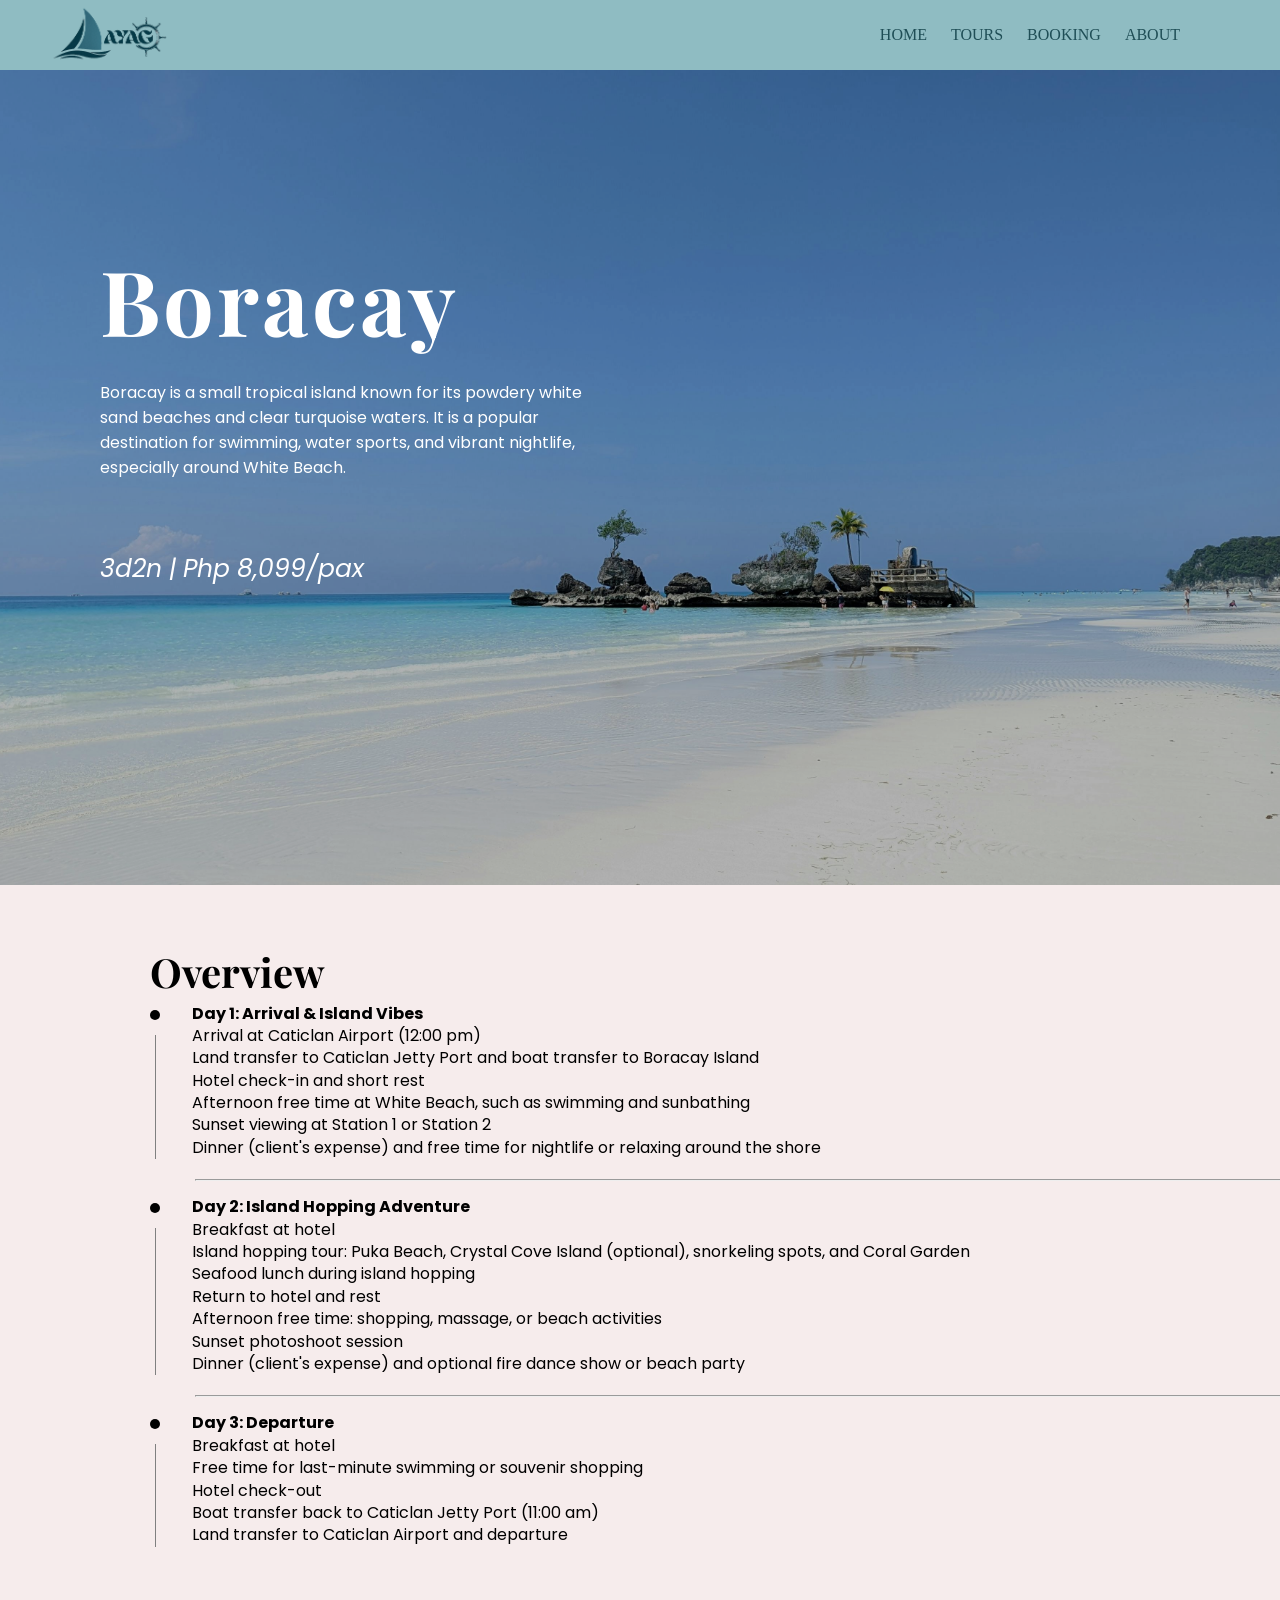
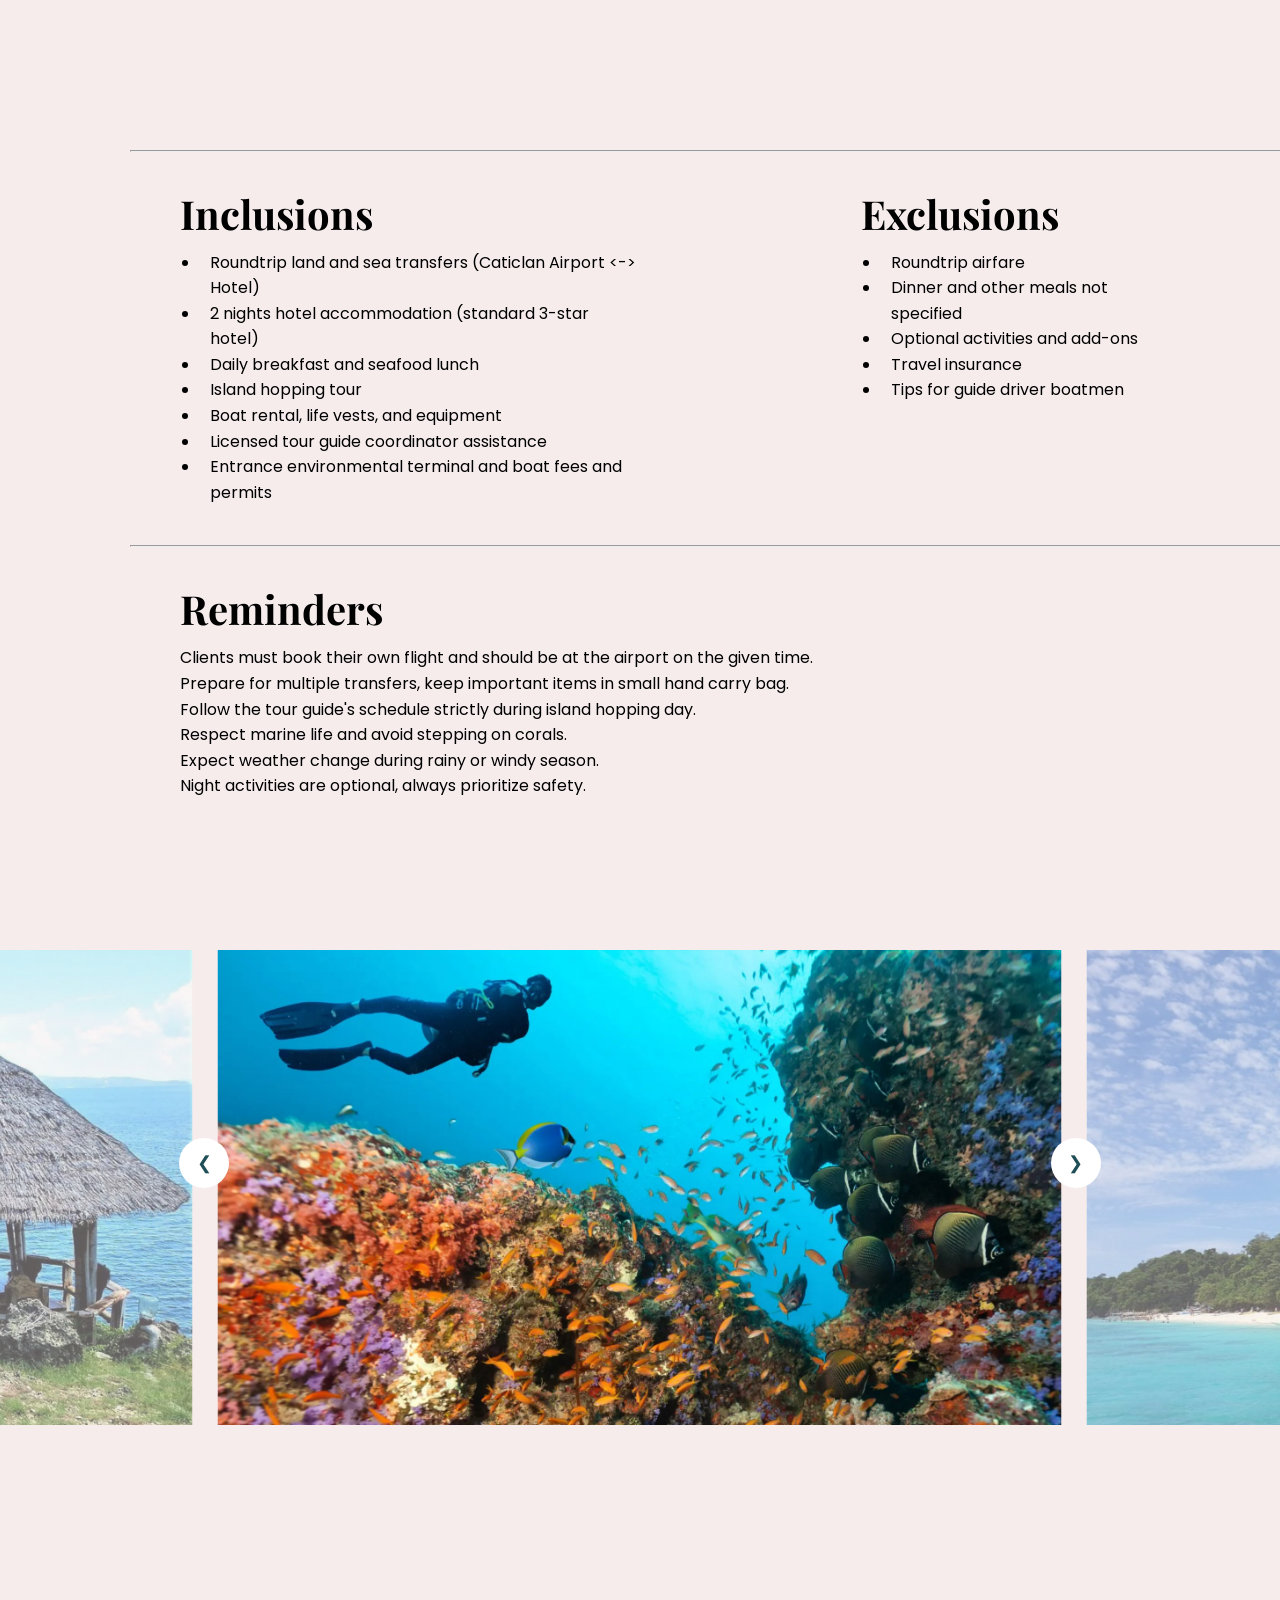
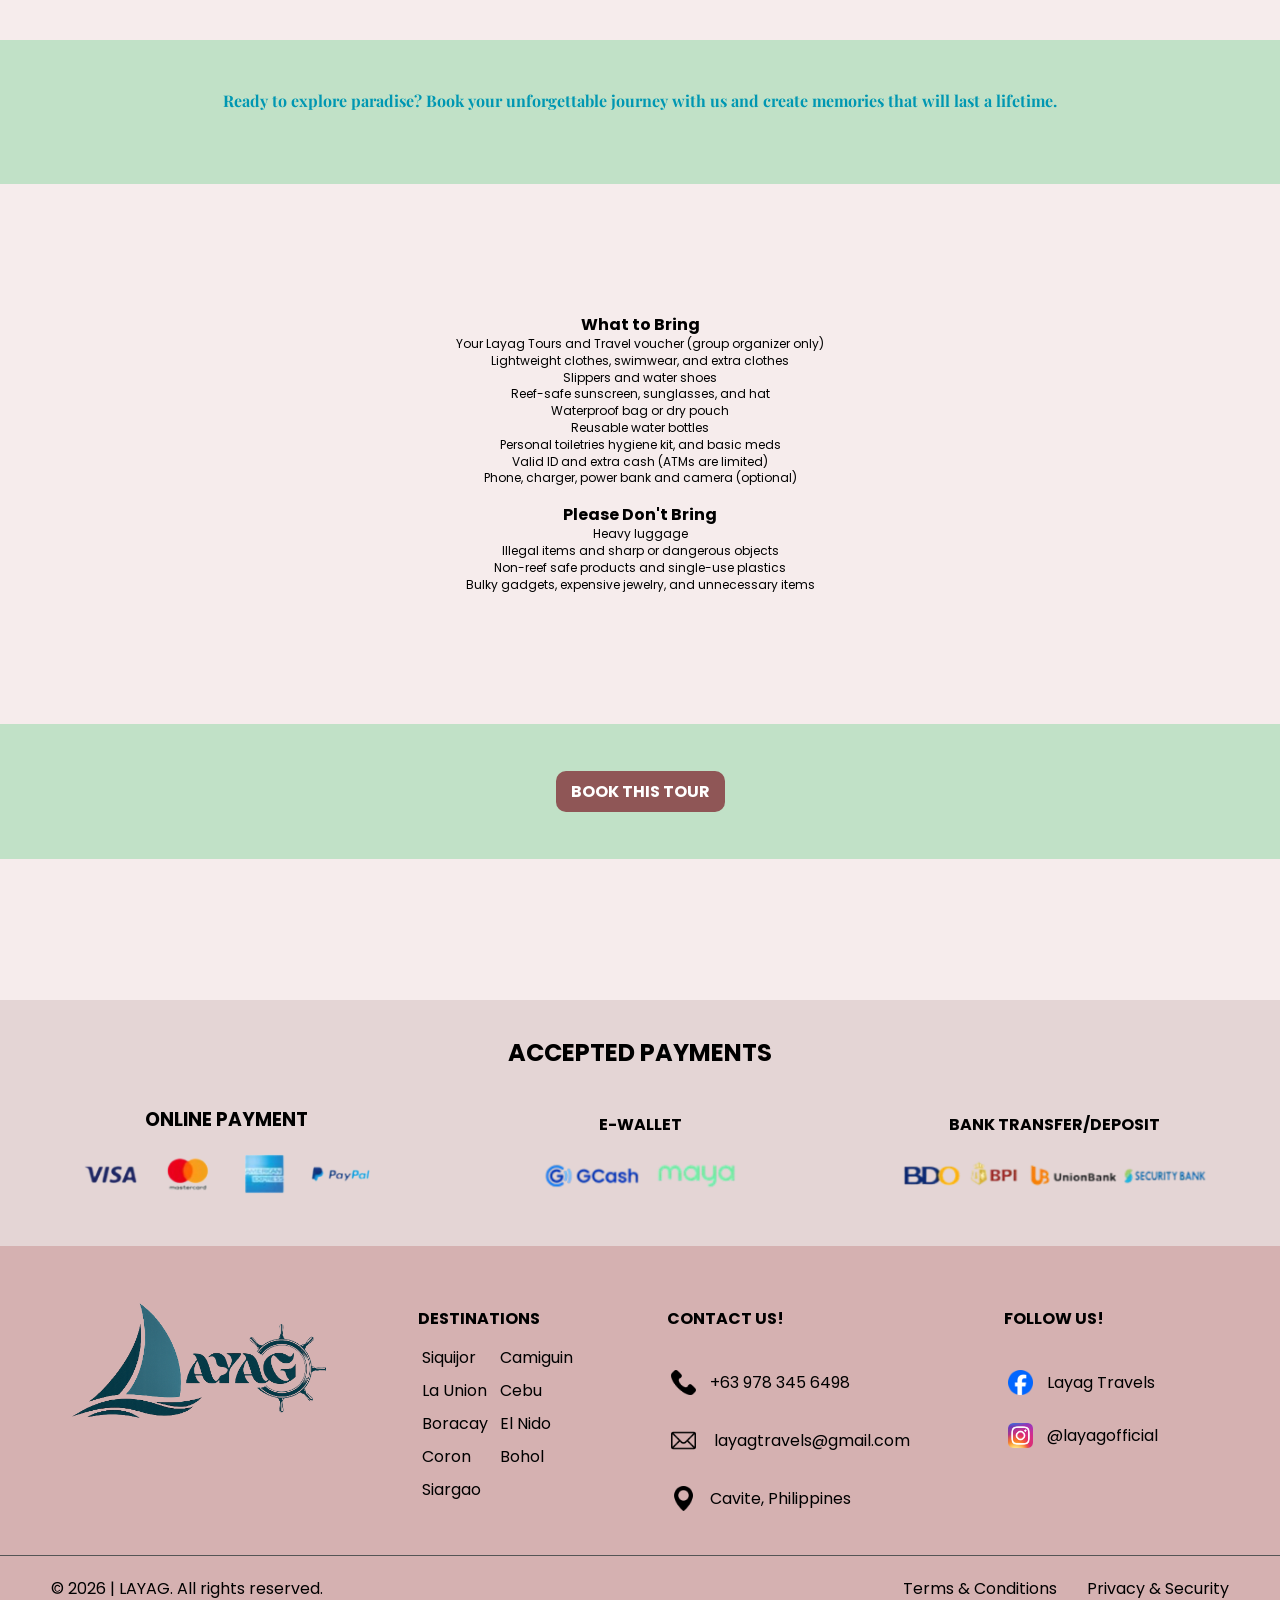
<file: boracay.html>
<!DOCTYPE html>
<html>
    <head>
        <title>Boracay - Layag Travels</title>
        <link href="https://fonts.googleapis.com/css2?family=Playfair+Display:wght@400;500&family=Poppins:wght@300;400&display=swap" rel="stylesheet">
        <link rel="stylesheet" href="tour.css">
        <link rel="stylesheet" href="footer.css">
    </head>
    <body>
        <nav>
            <div class="nav-container">
                <img src="images/logo.png" class="logo">
                <div class="nav-links">
                    <a href="index.html" class="nav-link">HOME</a>
                    <a href="index.html#tours" class="nav-link">TOURS</a>
                    <a href="booking.html" class="nav-link">BOOKING</a>
                    <a href="about.html" class="nav-link">ABOUT</a>
                </div>
            </div>
        </nav>

        <section class="intro">
            <div class="intro-img">
                <img src="images/boracay/boracay1.jpg">
            </div>
            <div class="intro-text">
                <h1>Boracay</h1>
                <p>
                Boracay is a small tropical island known for its powdery white sand beaches and clear turquoise waters. 
                It is a popular destination for swimming, water sports, and vibrant nightlife, especially around White Beach.
                </p>
                <p id="price"><i>3d2n | Php 8,099/pax</i></p>
            </div>
        </section>

        <section class="overview">
            <h2>Overview</h2>
                <div class="day1">
                    <div class="timeline">
                        <div class="dot"></div>
                        <div class="line"></div>
                    </div>
                        <p><b>Day 1: Arrival & Island Vibes</b>
                        <br>
                        Arrival at Caticlan Airport (12:00 pm)
                        <br>
                        Land transfer to Caticlan Jetty Port and boat transfer to Boracay Island
                        <br>
                        Hotel check-in and short rest
                        <br>
                        Afternoon free time at White Beach, such as swimming and sunbathing
                        <br>
                        Sunset viewing at Station 1 or Station 2
                        <br>
                        Dinner (client's expense) and free time for nightlife or relaxing around the shore
                        </p>
                </div>
                <hr>
                <div class="day2">
                    <div class="timeline">
                        <div class="dot"></div>
                        <div class="line"></div>
                    </div>   
                        <p><b>Day 2: Island Hopping Adventure</b>
                        <br>
                        Breakfast at hotel
                        <br>
                        Island hopping tour: Puka Beach, Crystal Cove Island (optional), snorkeling spots, and Coral Garden
                        <br>
                        Seafood lunch during island hopping
                        <br>
                        Return to hotel and rest
                        <br>
                        Afternoon free time: shopping, massage, or beach activities
                        <br>
                        Sunset photoshoot session
                        <br>
                        Dinner (client's expense) and optional fire dance show or beach party
                        </p>   
                </div>
                <hr>
                <div class="day3">
                    <div class="timeline">
                        <div class="dot"></div>
                        <div class="line"></div>
                    </div>
                        <p><b>Day 3: Departure</b>
                        <br>
                        Breakfast at hotel
                        <br>
                        Free time for last-minute swimming or souvenir shopping
                        <br>
                        Hotel check-out
                        <br>
                        Boat transfer back to Caticlan Jetty Port (11:00 am)
                        <br>
                        Land transfer to Caticlan Airport and departure
                        </p> 
                </div>
        </section>

        <section class="other-details">
            <hr>
            <div class="inclu-exclu">
                <div>
                    <h2>Inclusions</h2>
                    <ul>
                    <li>Roundtrip land and sea transfers (Caticlan Airport <-> Hotel)</li>
                    <li>2 nights hotel accommodation (standard 3-star hotel)</li>
                    <li>Daily breakfast and seafood lunch</li>
                    <li>Island hopping tour</li>
                    <li>Boat rental, life vests, and equipment</li>
                    <li>Licensed tour guide coordinator assistance</li>
                    <li>Entrance environmental terminal and boat fees and permits</li>
                    </ul>
                </div>
                <div>
                    <h2>Exclusions</h2>
                    <ul>
                    <li>Roundtrip airfare</li>
                    <li>Dinner and other meals not specified</li>
                    <li>Optional activities and add-ons</li>
                    <li>Travel insurance</li>
                    <li>Tips for guide driver boatmen</li>
                    </ul>
                </div>
            </div>
            <hr>
            <div class="reminders">
                <h2>Reminders</h2>
                <ul>
                <li>Clients must book their own flight and should be at the airport on the given time.</li>
                <li>Prepare for multiple transfers, keep important items in small hand carry bag.</li>
                <li>Follow the tour guide's schedule strictly during island hopping day.</li>
                <li>Respect marine life and avoid stepping on corals.</li>
                <li>Expect weather change during rainy or windy season.</li>
                <li>Night activities are optional, always prioritize safety.</li>
                </ul>
            </div>
        </section>

        <section id="travel-showcase" class="photo-carousel">
            <div class="carousel">
      
                <button class="arrow-left" id="prevBtn">&#10094;</button>
                <button class="arrow-right" id="nextBtn">&#10095;</button>
            
                <div class="gallery-strip" id="galleryStrip">
          
                    <div class="gallery-panel">
                        <img src="images/boracay/17.jpg" alt="Mt. Tapyas Viewpoint">
                    </div>

                    <div class="gallery-panel">
                        <img src="images/boracay/16.jpg" alt="Mt. Tapyas Viewpoint">
                    </div>

                    <div class="gallery-panel">
                        <img src="images/boracay/15.jpg" alt="Kayangan Lake">
                    </div>

                    <div class="gallery-panel">
                        <img src="images/boracay/14.jpg" alt="Twin Lagoon">
                    </div>

                    <div class="gallery-panel">
                        <img src="images/boracay/18.jpg" alt="Mt. Tapyas Viewpoint">
                    </div>
          
                </div>
            </div>
        </section>

        <section class="last-part">
            <div class="text">
                <p>Ready to explore paradise? Book your unforgettable journey with us and create memories that will last a lifetime.</p>
            </div>
            <div class="whats-donts">
                <h4>What to Bring</h4>
                <ul>
                    <li>Your Layag Tours and Travel voucher (group organizer only)</li>
                    <li>Lightweight clothes, swimwear, and extra clothes</li>
                    <li>Slippers and water shoes</li>
                    <li>Reef-safe sunscreen, sunglasses, and hat</li> 
                    <li>Waterproof bag or dry pouch</li>
                    <li>Reusable water bottles</li>
                    <li>Personal toiletries hygiene kit, and basic meds</li>
                    <li>Valid ID and extra cash (ATMs are limited)</li>
                    <li>Phone, charger, power bank and camera (optional)</li>
                </ul>
                <br>
                <h4>Please Don't Bring</h4>
                <ul>
                    <li>Heavy luggage</li>
                    <li>Illegal items and sharp or dangerous objects</li>
                    <li>Non-reef safe products and single-use plastics</li>
                    <li>Bulky gadgets, expensive jewelry, and unnecessary items</li>
                </ul>
                
            </div>
            <div class="book-btn">
                <a href="booking.html">
                    <button>BOOK THIS TOUR</button>
                </a>
            </div>
        </section>

        <footer class="footer">
            <div class="space"></div>
            <div class="payment-section">
                <h2><b>ACCEPTED PAYMENTS</b></h2>
            </div>
            <div class="payment">
                <h3>ONLINE PAYMENT</h3>
                <img class="online" src="images/online.png">
            </div>
            <div class="payment">
                <h4>E-WALLET</h4>
                <img class="ewallet" src="images/e-wallet.png">
            </div>
            <div class="payment">
                <h4>BANK TRANSFER/DEPOSIT</h4>
                <img class="bank" src="images/bank.png">
            </div>
            <section class="foot">
                <div class="footer2">
                    <img class="logo" src="images/logoforfoot.png">
                </div>
                <div class="desti">
                    <h4>DESTINATIONS</h4>
                        <ul>
                            <li><a href="siquijor.html">Siquijor</a></li>
                            <li><a href="launion.html">La Union</a></li>
                            <li><a href="boracay.html">Boracay</a></li>
                            <li><a href="coron.html">Coron</a></li>
                            <li><a href="siargao.html">Siargao</a></li>
                        </ul>
                        <ul>
                            <li><a href="camiguin.html">Camiguin</a></li>
                            <li><a href="cebu.html">Cebu</a></li>
                            <li><a href="elnido.html">El Nido</a></li>
                            <li><a href="bohol.html">Bohol</a></li>
                            <li>&nbsp;&nbsp;&nbsp;&nbsp;&nbsp;</li>
                        </ul>
                </div>
                <div class="contact">
                    <h4>CONTACT US!</h4>
                    <br>
                    <div class="phone">
                        <img src="images/phone-call.png">
                        <p>&nbsp;+63 978 345 6498</p>
                    </div>
                    <br>
                    <div class="mail">
                        <img src="images/mail.png">
                        <p>&nbsp; layagtravels@gmail.com</p>
                    </div>
                    <br>
                    <div class="location">
                        <img src="images/location-pin.png">
                        <p>&nbsp;Cavite, Philippines</p>
                    </div>
                </div>
                <div class="sc">
                    <h4>FOLLOW US!</h4>
                    <BR>
                    <div class="fb">
                        <a href="https://www.facebook.com/exdsgail"><img src="images/fb.png">
                        <p>&nbsp;Layag Travels</p></a>
                    </div>
                    <div class="insta">
                        <a href="https://www.instagram.com/exdsgail/"><img src="images/insta.png">
                        <p>&nbsp;@layagofficial</p></a>
                    </div>
                </div>
                <br>
            </section>
                <div class="footik">
                    <p>© 2026 | LAYAG. All rights reserved.</p>
                    <div class="bottom-links">
                        <p><a href="https://encrypted-tbn0.gstatic.com/images?q=tbn:ANd9GcQwx3mPbohdJVombp_hlBTocyoPofy8HjpCFA&s">Terms & Conditions</a></p>
                        <p><a href="https://encrypted-tbn0.gstatic.com/images?q=tbn:ANd9GcQwx3mPbohdJVombp_hlBTocyoPofy8HjpCFA&s">Privacy & Security</a></p>
                    </div>
                </div>
        </footer>

        <script src="script.js"></script>
    </body>
</html>
</file>
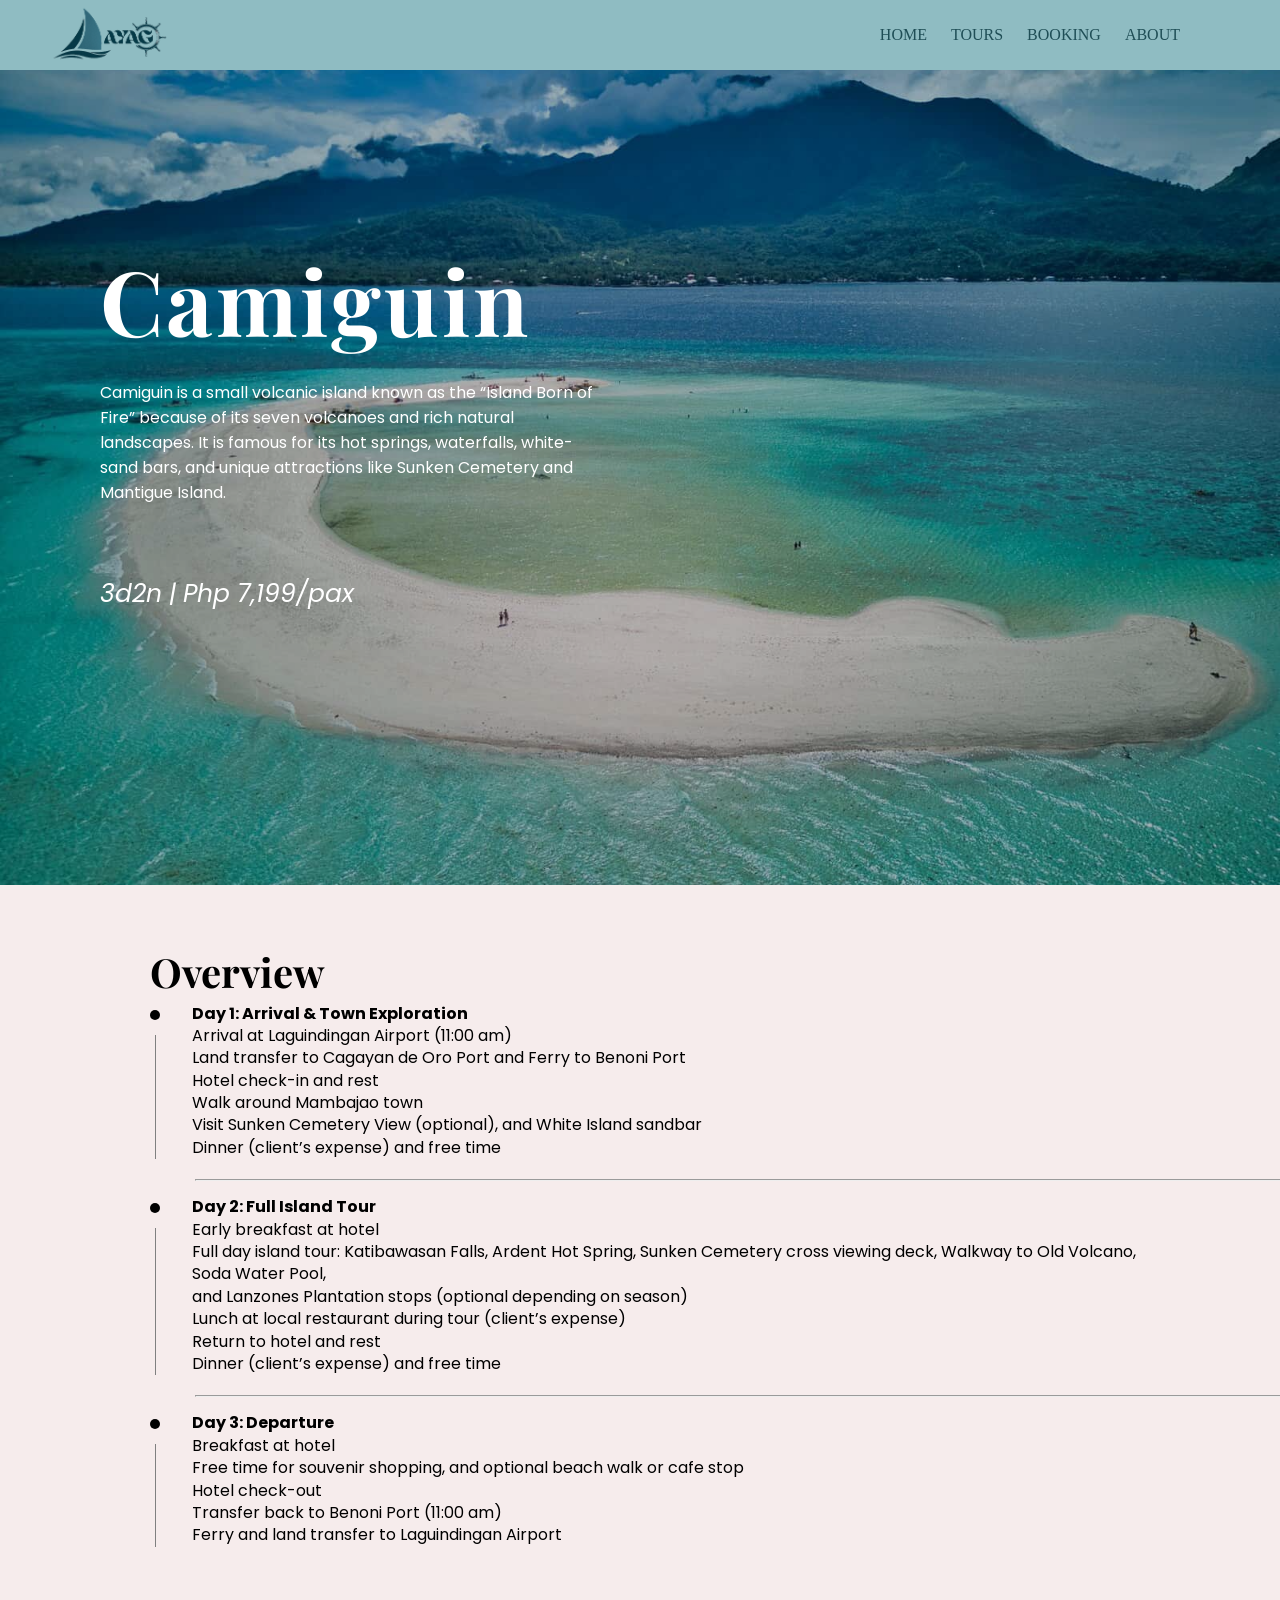
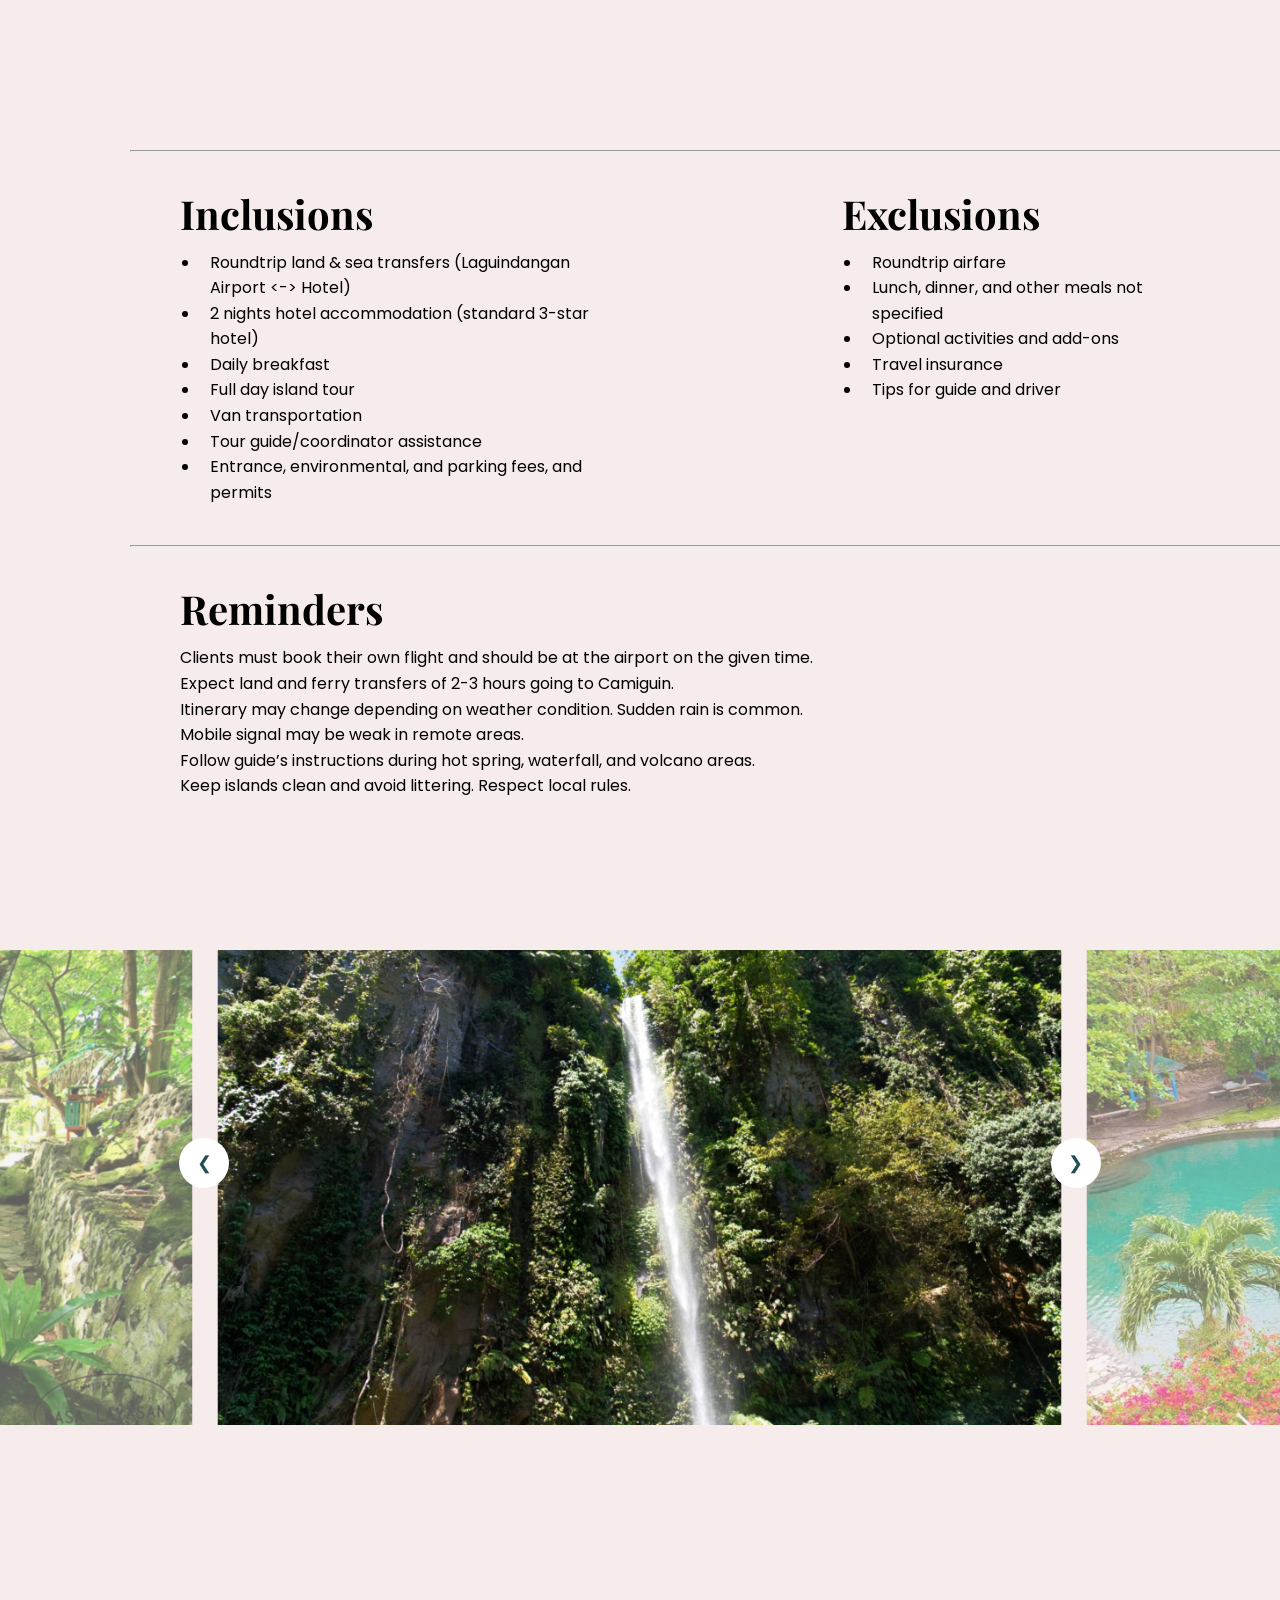
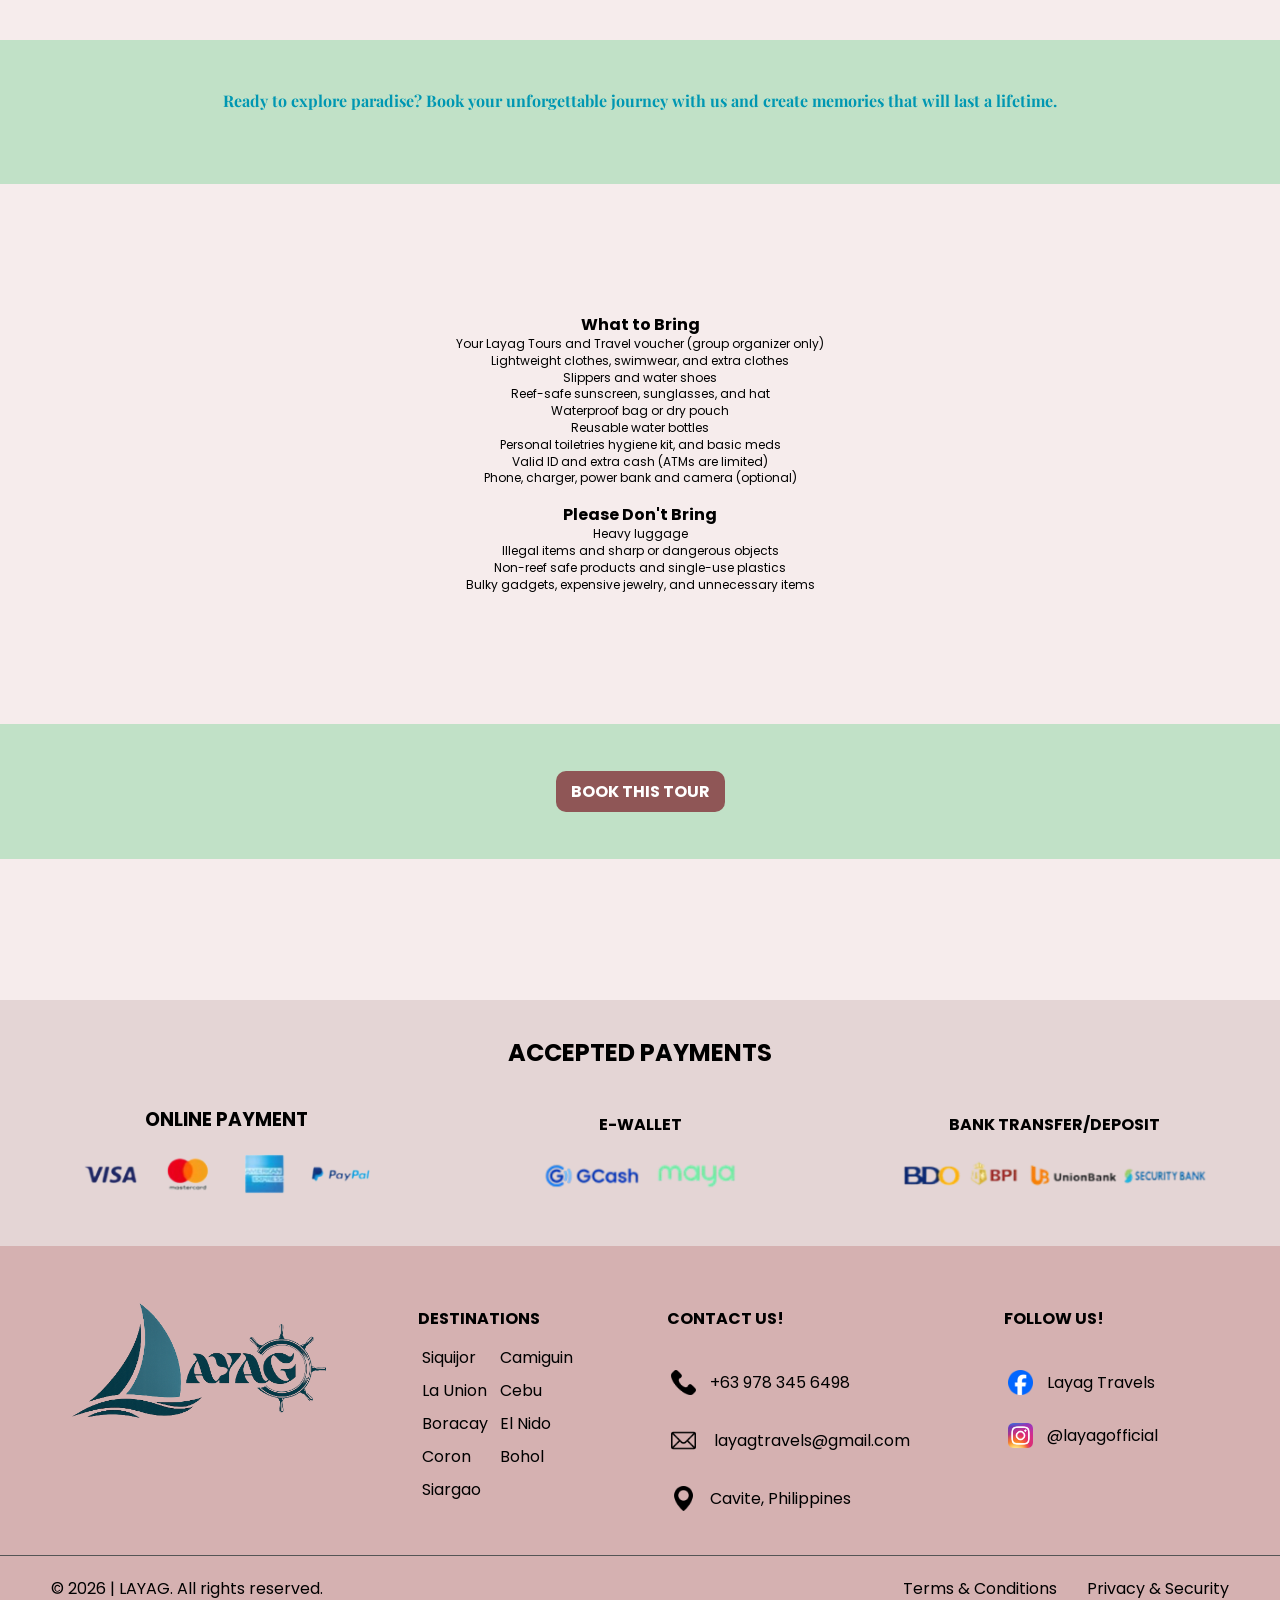
<file: camiguin.html>
<!DOCTYPE html>
<html>
    <head>
        <title>Camiguin - Layag Travels</title>
        <link href="https://fonts.googleapis.com/css2?family=Playfair+Display:wght@400;500&family=Poppins:wght@300;400&display=swap" rel="stylesheet">
        <link rel="stylesheet" href="tour.css">
        <link rel="stylesheet" href="footer.css">
        
    </head>
    <body>
        <nav>
            <div class="nav-container">
                <img src="images/logo.png" class="logo">
                <div class="nav-links">
                    <a href="index.html" class="nav-link">HOME</a>
                    <a href="index.html#tours" class="nav-link">TOURS</a>
                    <a href="booking.html" class="nav-link">BOOKING</a>
                    <a href="about.html" class="nav-link">ABOUT</a>
                </div>
            </div>
        </nav>

        <section class="intro">
            <div class="intro-img">
                <img src="images/camiguin/camiguin1.jpeg">
            </div>
            <div class="intro-text">
                <h1>Camiguin</h1>
                <p>
                    Camiguin is a small volcanic island known as the “Island Born of Fire” because of its seven volcanoes and rich natural landscapes. 
                    It is famous for its hot springs, waterfalls, white-sand bars, and unique attractions like Sunken Cemetery and Mantigue Island.
                </p>
                <p id="price">3d2n | Php 7,199/pax</p>
            </div>
        </section>

        <section class="overview">
            <h2>Overview</h2>
                <div class="day1">
                    <div class="timeline">
                        <div class="dot"></div>
                        <div class="line"></div>
                    </div>
                        <p><b>Day 1: Arrival & Town Exploration</b>
                        <br>
                        Arrival at Laguindingan Airport (11:00 am)
                        <br>
                        Land transfer to Cagayan de Oro Port and Ferry to Benoni Port
                        <br>
                        Hotel check-in and rest
                        <br>
                        Walk around Mambajao town
                        <br>
                        Visit Sunken Cemetery View (optional), and White Island sandbar 
                        <br>
                        Dinner (client’s expense) and free time
                        </p>
                </div>
                <hr>
                <div class="day2">
                    <div class="timeline">
                        <div class="dot"></div>
                        <div class="line"></div>
                    </div>   
                        <p><b>Day 2: Full Island Tour</b>
                        <br>
                        Early breakfast at hotel
                        <br>
                        Full day island tour: Katibawasan Falls, Ardent Hot Spring, Sunken Cemetery cross viewing deck, Walkway to Old Volcano, Soda Water Pool, 
                        <br>
                        and Lanzones Plantation stops (optional depending on season)
                        <br>
                        Lunch at local restaurant during tour (client’s expense)
                        <br>
                        Return to hotel and rest
                        <br>
                        Dinner (client’s expense) and free time 
                        </p>   
                </div>
                <hr>
                <div class="day3">
                    <div class="timeline">
                        <div class="dot"></div>
                        <div class="line"></div>
                    </div>
                        <p><b>Day 3: Departure</b>
                        <br>
                        Breakfast at hotel
                        <br>
                        Free time for souvenir shopping, and optional beach walk or cafe stop
                        <br>
                        Hotel check-out
                        <br>
                        Transfer back to Benoni Port (11:00 am)
                        <br>
                        Ferry and land transfer to Laguindingan Airport
                        </p> 
                </div>
        </section>

        <section class="other-details">
            <hr>
            <div class="inclu-exclu">
                <div>
                    <h2>Inclusions</h2>
                    <ul>
                        <li>Roundtrip land & sea transfers (Laguindangan Airport <-> Hotel)</li>
                        <li>2 nights hotel accommodation (standard 3-star hotel)</li>
                        <li>Daily breakfast</li>
                        <li>Full day island tour</li>
                        <li>Van transportation</li>
                        <li>Tour guide/coordinator assistance</li>
                        <li>Entrance, environmental, and parking fees, and permits</li>
                    </ul>
                </div>
                <div>
                    <h2>Exclusions</h2>
                    <ul>
                        <li>Roundtrip airfare</li>
                        <li>Lunch, dinner, and other meals not specified</li>
                        <li>Optional activities and add-ons</li>
                        <li>Travel insurance</li>
                        <li>Tips for guide and driver</li>
                    </ul>
                </div>
            </div>
            <hr>
            <div class="reminders">
                <h2>Reminders</h2>
                <ul>
                    <li>Clients must book their own flight and should be at the airport on the given time.</li>
                    <li>Expect land and ferry transfers of 2-3 hours going to Camiguin.</li>
                    <li>Itinerary may change depending on weather condition. Sudden rain is common.</li>
                    <li>Mobile signal may be weak in remote areas.</li>
                    <li>Follow guide’s instructions during hot spring, waterfall, and volcano areas.</li>
                    <li>Keep islands clean and avoid littering. Respect local rules.</li>
                </ul>
            </div>
        </section>

        <section id="travel-showcase" class="photo-carousel">
            <div class="carousel">
      
                <button class="arrow-left" id="prevBtn">&#10094;</button>
                <button class="arrow-right" id="nextBtn">&#10095;</button>
            
                <div class="gallery-strip" id="galleryStrip">
          
                    <div class="gallery-panel">
                        <img src="images/camiguin/33.jpg" alt="Mt. Tapyas Viewpoint">
                    </div>

                    <div class="gallery-panel">
                        <img src="images/camiguin/32.jpg" alt="Mt. Tapyas Viewpoint">
                    </div>

                    <div class="gallery-panel">
                        <img src="images/camiguin/34.jpg" alt="Kayangan Lake">
                    </div>

                    <div class="gallery-panel">
                        <img src="images/camiguin/35.jpg" alt="Twin Lagoon">
                    </div>

                    <div class="gallery-panel">
                        <img src="images/camiguin/36.jpg" alt="Mt. Tapyas Viewpoint">
                    </div>
          
                </div>
            </div>
        </section>

        <section class="last-part">
            <div class="text">
                <p>Ready to explore paradise? Book your unforgettable journey with us and create memories that will last a lifetime.</p>
            </div>
            <div class="whats-donts">
                <h4>What to Bring</h4>
                <ul>
                    <li>Your Layag Tours and Travel voucher (group organizer only)</li>
                    <li>Lightweight clothes, swimwear, and extra clothes</li>
                    <li>Slippers and water shoes</li>
                    <li>Reef-safe sunscreen, sunglasses, and hat</li> 
                    <li>Waterproof bag or dry pouch</li>
                    <li>Reusable water bottles</li>
                    <li>Personal toiletries hygiene kit, and basic meds</li>
                    <li>Valid ID and extra cash (ATMs are limited)</li>
                    <li>Phone, charger, power bank and camera (optional)</li>
                </ul>
                <br>
                <h4>Please Don't Bring</h4>
                <ul>
                    <li>Heavy luggage</li>
                    <li>Illegal items and sharp or dangerous objects</li>
                    <li>Non-reef safe products and single-use plastics</li>
                    <li>Bulky gadgets, expensive jewelry, and unnecessary items</li>
                </ul>
                
            </div>
            <div class="book-btn">
                <a href="booking.html">
                    <button>BOOK THIS TOUR</button>
                </a>
            </div>
        </section>

        <footer class="footer">
            <div class="space"></div>
            <div class="payment-section">
                <h2><b>ACCEPTED PAYMENTS</b></h2>
            </div>
            <div class="payment">
                <h3>ONLINE PAYMENT</h3>
                <img class="online" src="images/online.png">
            </div>
            <div class="payment">
                <h4>E-WALLET</h4>
                <img class="ewallet" src="images/e-wallet.png">
            </div>
            <div class="payment">
                <h4>BANK TRANSFER/DEPOSIT</h4>
                <img class="bank" src="images/bank.png">
            </div>
            <section class="foot">
                <div class="footer2">
                    <img class="logo" src="images/logoforfoot.png">
                </div>
                <div class="desti">
                    <h4>DESTINATIONS</h4>
                        <ul>
                            <li><a href="siquijor.html">Siquijor</a></li>
                            <li><a href="launion.html">La Union</a></li>
                            <li><a href="boracay.html">Boracay</a></li>
                            <li><a href="coron.html">Coron</a></li>
                            <li><a href="siargao.html">Siargao</a></li>
                        </ul>
                        <ul>
                            <li><a href="camiguin.html">Camiguin</a></li>
                            <li><a href="cebu.html">Cebu</a></li>
                            <li><a href="elnido.html">El Nido</a></li>
                            <li><a href="bohol.html">Bohol</a></li>
                            <li>&nbsp;&nbsp;&nbsp;&nbsp;&nbsp;</li>
                        </ul>
                </div>
                <div class="contact">
                    <h4>CONTACT US!</h4>
                    <br>
                    <div class="phone">
                        <img src="images/phone-call.png">
                        <p>&nbsp;+63 978 345 6498</p>
                    </div>
                    <br>
                    <div class="mail">
                        <img src="images/mail.png">
                        <p>&nbsp; layagtravels@gmail.com</p>
                    </div>
                    <br>
                    <div class="location">
                        <img src="images/location-pin.png">
                        <p>&nbsp;Cavite, Philippines</p>
                    </div>
                </div>
                <div class="sc">
                    <h4>FOLLOW US!</h4>
                    <BR>
                    <div class="fb">
                        <a href="https://www.facebook.com/exdsgail"><img src="images/fb.png">
                        <p>&nbsp;Layag Travels</p></a>
                    </div>
                    <div class="insta">
                        <a href="https://www.instagram.com/exdsgail/"><img src="images/insta.png">
                        <p>&nbsp;@layagofficial</p></a>
                    </div>
                </div>
                <br>
            </section>
                <div class="footik">
                    <p>© 2026 | LAYAG. All rights reserved.</p>
                    <div class="bottom-links">
                        <p><a href="https://encrypted-tbn0.gstatic.com/images?q=tbn:ANd9GcQwx3mPbohdJVombp_hlBTocyoPofy8HjpCFA&s">Terms & Conditions</a></p>
                        <p><a href="https://encrypted-tbn0.gstatic.com/images?q=tbn:ANd9GcQwx3mPbohdJVombp_hlBTocyoPofy8HjpCFA&s">Privacy & Security</a></p>
                    </div>
                </div>
        </footer>

        <script src="script.js"></script>
    </body>
</html>
</file>
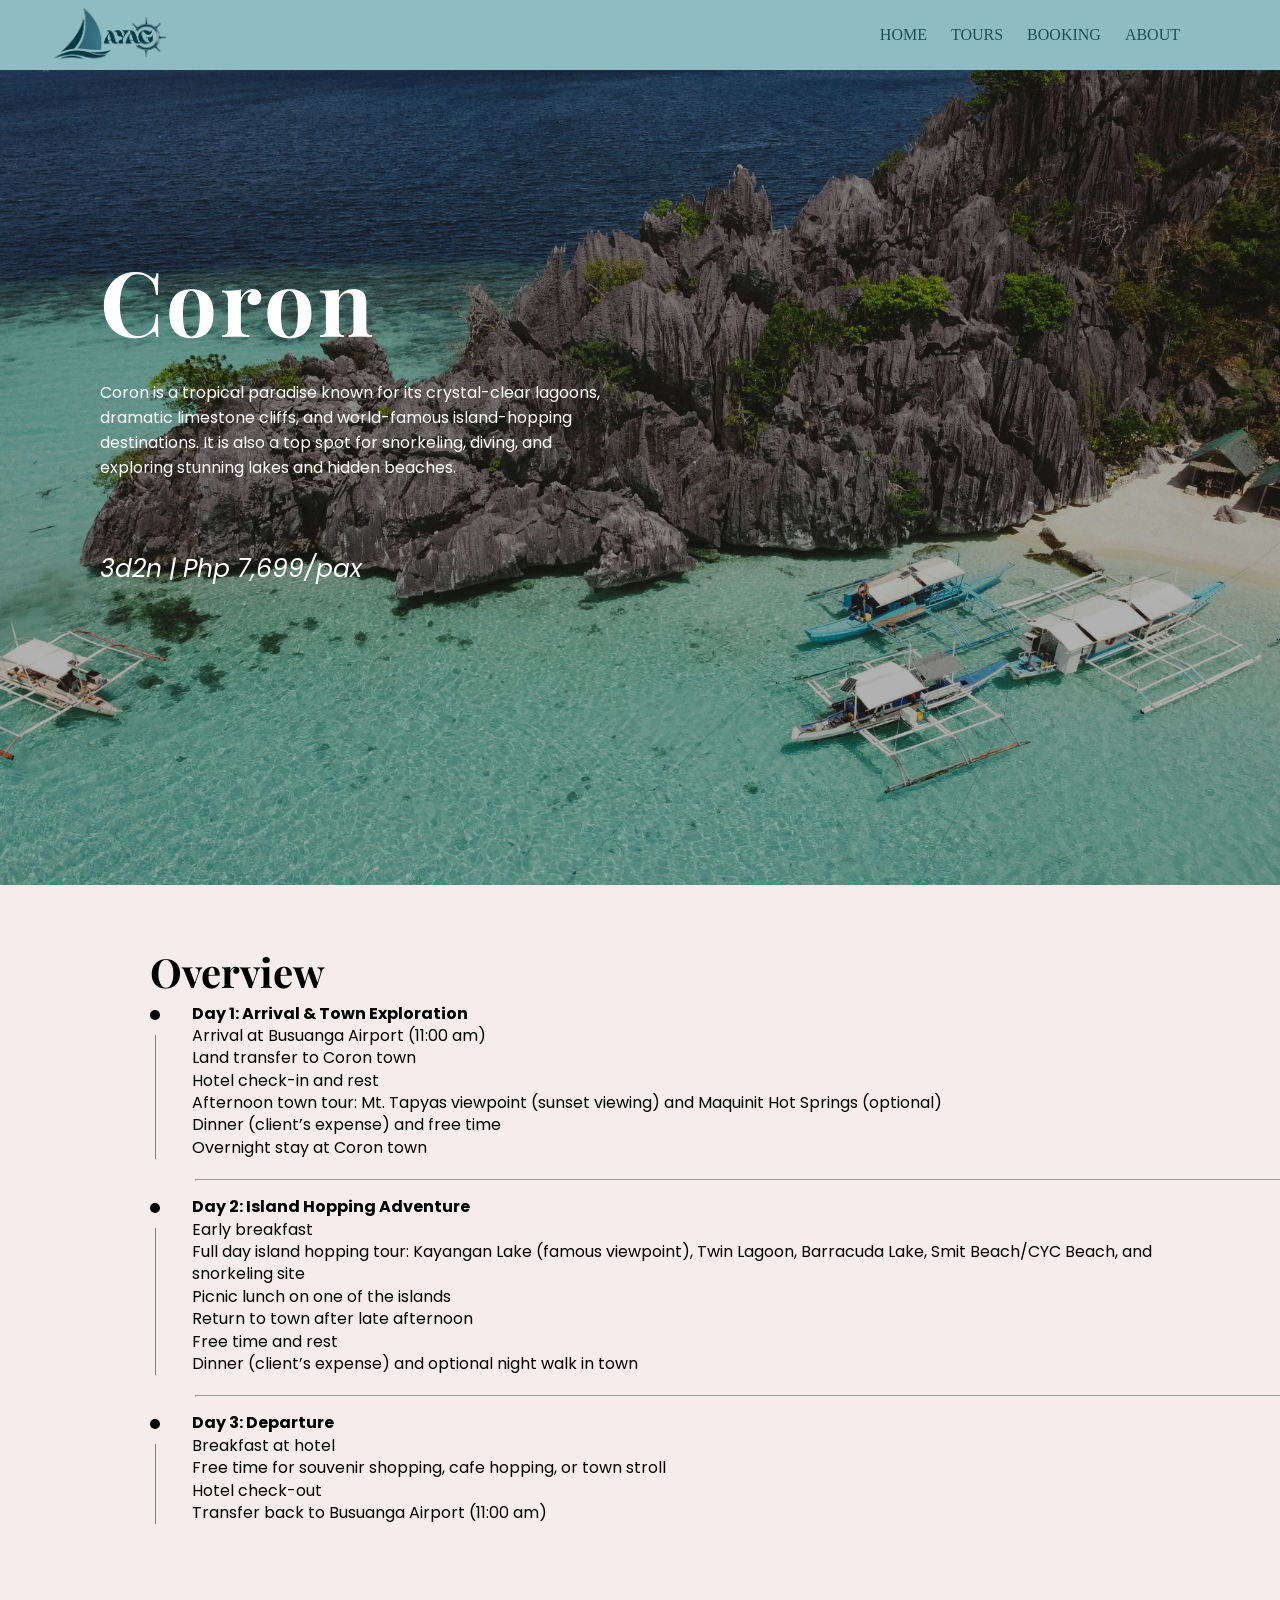
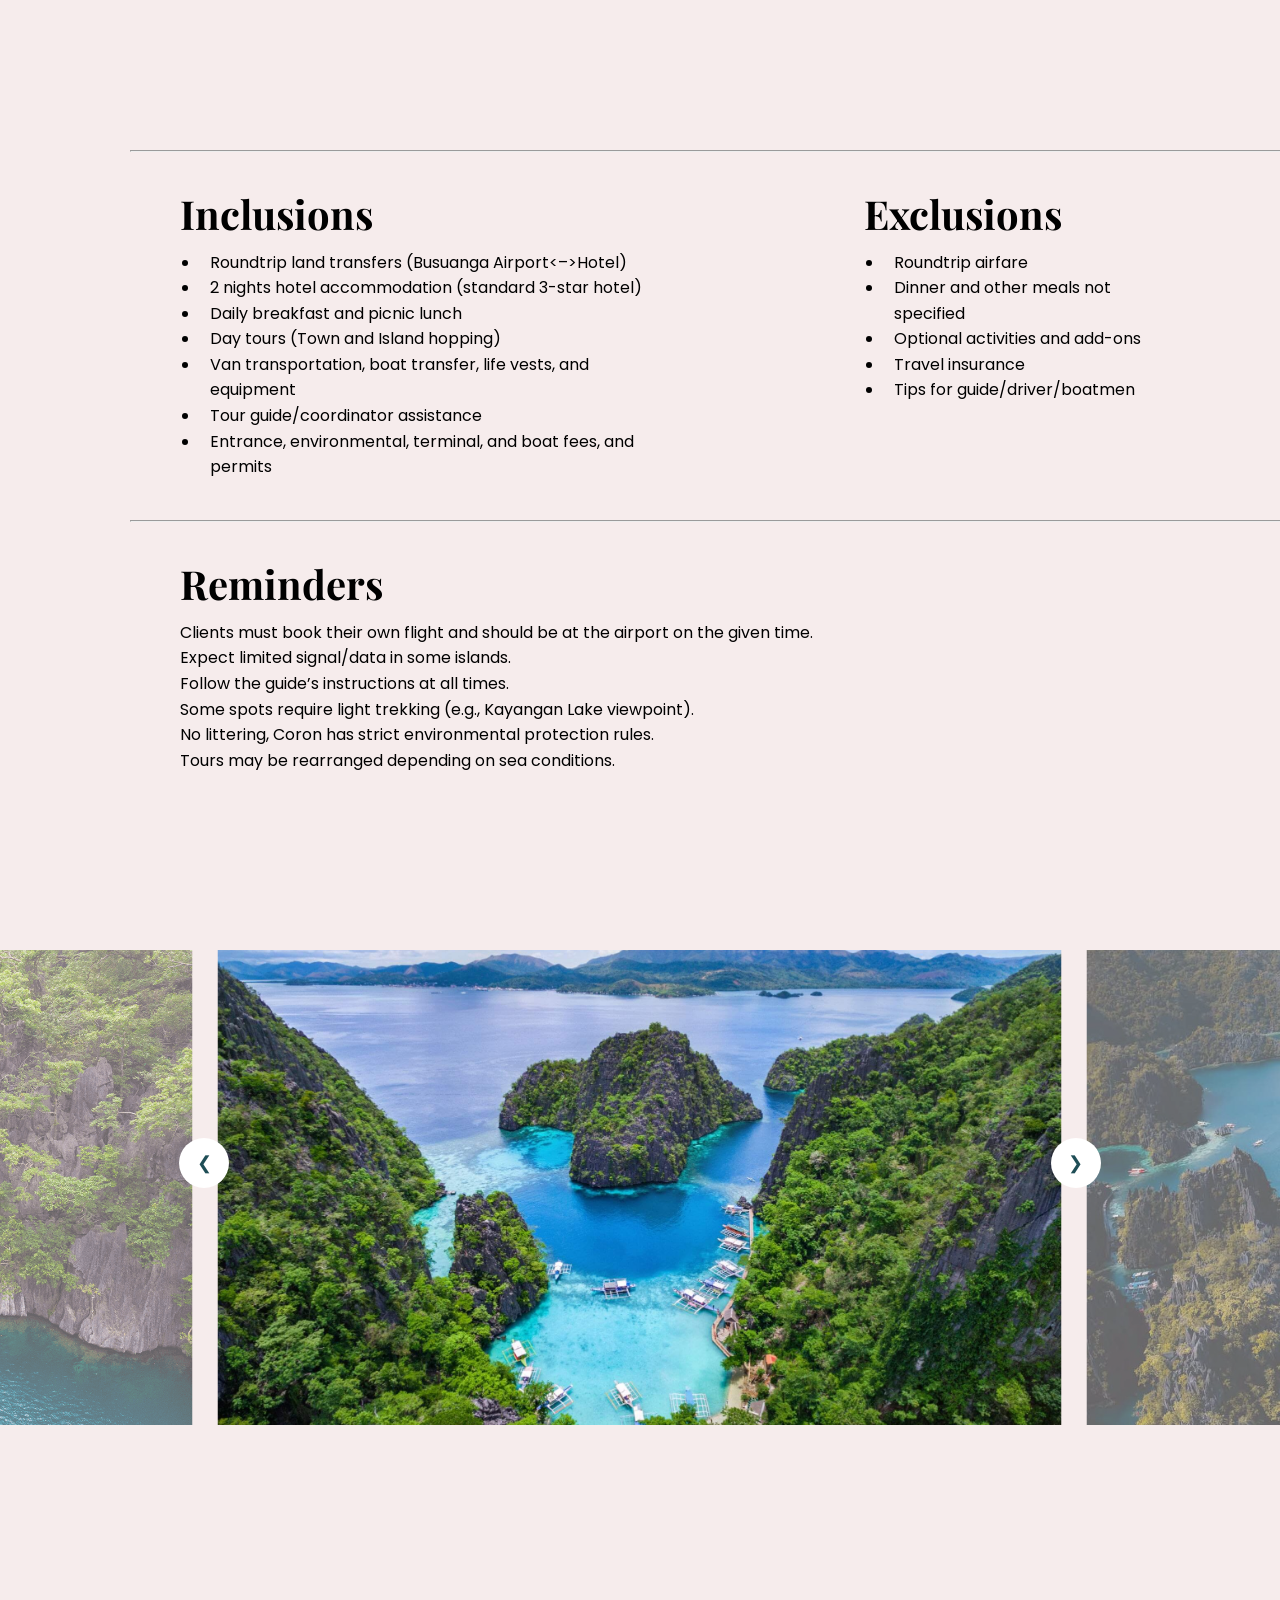
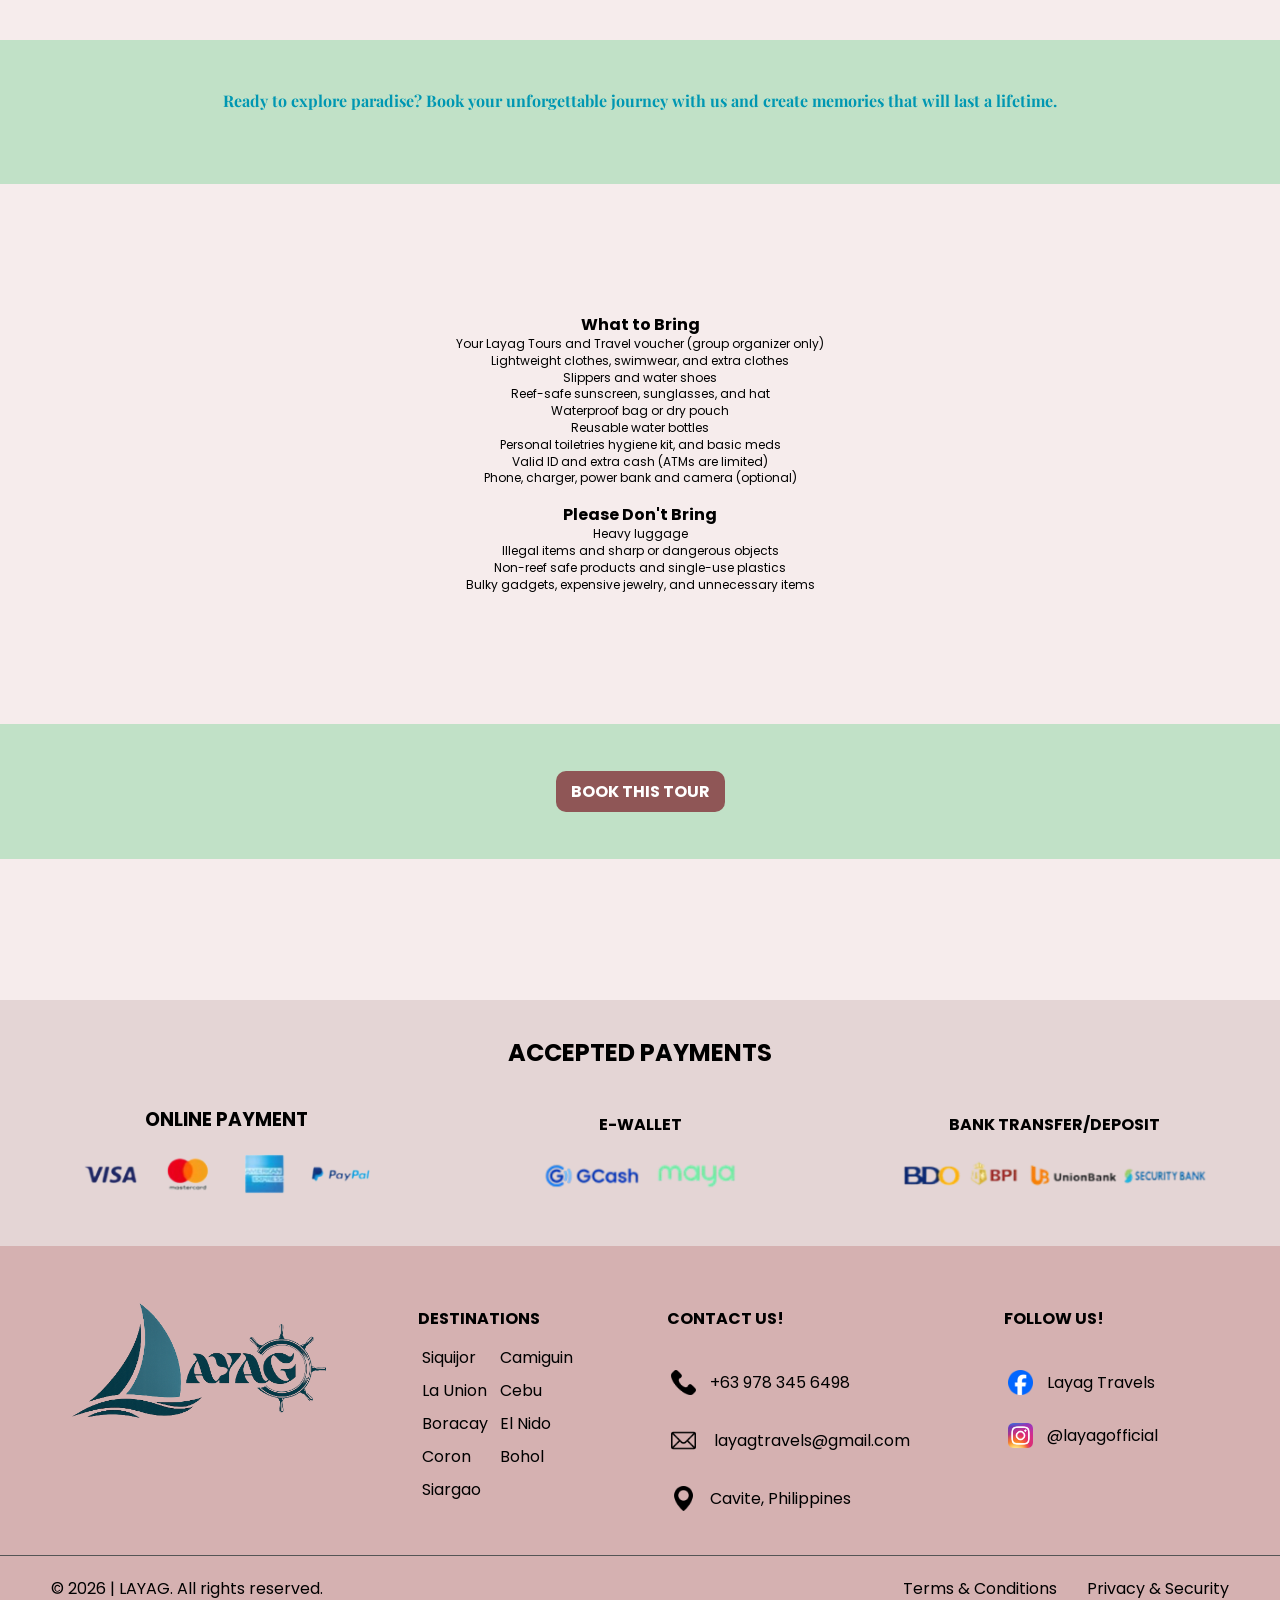
<file: coron.html>
<!DOCTYPE html>
<html>
    <head>
        <title>Coron - Layag Travels</title>
        <link href="https://fonts.googleapis.com/css2?family=Playfair+Display:wght@400;500&family=Poppins:wght@300;400&display=swap" rel="stylesheet">
        <link rel="stylesheet" href="tour.css">
        <link rel="stylesheet" href="footer.css">
        
    </head>
    <body>
        <nav>
            <div class="nav-container">
                <img src="images/logo.png" class="logo">
                <div class="nav-links">
                    <a href="index.html" class="nav-link">HOME</a>
                    <a href="index.html#tours" class="nav-link">TOURS</a>
                    <a href="booking.html" class="nav-link">BOOKING</a>
                    <a href="about.html" class="nav-link">ABOUT</a>
                </div>
            </div>
        </nav>

        <section class="intro">
            <div class="intro-img">
                <img src="images/coron/coron1.jpg">
            </div>
            <div class="intro-text">
                <h1>Coron</h1>
                <p>
                    Coron is a tropical paradise known for its crystal-clear lagoons, dramatic limestone cliffs, and world-famous island-hopping destinations. 
                    It is also a top spot for snorkeling, diving, and exploring stunning lakes and hidden beaches.
                </p>
                <p id="price">3d2n | Php 7,699/pax</p>
            </div>
        </section>

        <section class="overview">
            <h2>Overview</h2>
                <div class="day1">
                    <div class="timeline">
                        <div class="dot"></div>
                        <div class="line"></div>
                    </div>
                        <p><b>Day 1: Arrival & Town Exploration</b>
                        <br>
                        Arrival at Busuanga Airport (11:00 am)
                        <br>
                        Land transfer to Coron town
                        <br>
                        Hotel check-in and rest
                        <br>
                        Afternoon town tour: Mt. Tapyas viewpoint (sunset viewing) and Maquinit Hot Springs (optional)
                        <br>
                        Dinner (client’s expense) and free time
                        <br>
                        Overnight stay at Coron town
                        </p>
                </div>
                <hr>
                <div class="day2">
                    <div class="timeline">
                        <div class="dot"></div>
                        <div class="line"></div>
                    </div>   
                        <p><b>Day 2: Island Hopping Adventure</b>
                        <br>
                        Early breakfast
                        <br>
                        Full day island hopping tour: Kayangan Lake (famous viewpoint), Twin Lagoon, Barracuda Lake, Smit Beach/CYC Beach, and snorkeling site
                        <br>
                        Picnic lunch on one of the islands
                        <br>
                        Return to town after late afternoon
                        <br>
                        Free time and rest
                        <br>
                        Dinner (client’s expense) and optional night walk in town
                        </p>   
                </div>
                <hr>
                <div class="day3">
                    <div class="timeline">
                        <div class="dot"></div>
                        <div class="line"></div>
                    </div>
                        <p><b>Day 3: Departure</b>
                        <br>
                        Breakfast at hotel
                        <br>
                        Free time for souvenir shopping, cafe hopping, or town stroll
                        <br>
                        Hotel check-out
                        <br>
                        Transfer back to Busuanga Airport (11:00 am)
                        </p> 
                </div>
        </section>

        <section class="other-details">
            <hr>
            <div class="inclu-exclu">
                <div>
                    <h2>Inclusions</h2>
                    <ul>
                        <li>Roundtrip land transfers (Busuanga Airport<–>Hotel)</li>
                        <li>2 nights hotel accommodation (standard 3-star hotel)</li>
                        <li>Daily breakfast and picnic lunch</li>
                        <li>Day tours (Town and Island hopping)</li>
                        <li>Van transportation, boat transfer, life vests, and equipment</li>
                        <li>Tour guide/coordinator assistance</li>
                        <li>Entrance, environmental, terminal, and boat fees, and permits</li>
                    </ul>
                </div>
                <div>
                    <h2>Exclusions</h2>
                    <ul>
                        <li>Roundtrip airfare</li>
                        <li>Dinner and other meals not specified</li>
                        <li>Optional activities and add-ons</li>
                        <li>Travel insurance</li>
                        <li>Tips for guide/driver/boatmen</li>
                    </ul>
                </div>
            </div>
            <hr>
            <div class="reminders">
                <h2>Reminders</h2>
                <ul>
                    <li>Clients must book their own flight and should be at the airport on the given time.</li>
                    <li>Expect limited signal/data in some islands.</li>
                    <li>Follow the guide’s instructions at all times.</li>
                    <li>Some spots require light trekking (e.g., Kayangan Lake viewpoint).</li>
                    <li>No littering, Coron has strict environmental protection rules.</li>
                    <li>Tours may be rearranged depending on sea conditions.</li>
                </ul>
            </div>
        </section>

        <section id="travel-showcase" class="photo-carousel">
            <div class="carousel">
      
                <button class="arrow-left" id="prevBtn">&#10094;</button>
                <button class="arrow-right" id="nextBtn">&#10095;</button>
            
                <div class="gallery-strip" id="galleryStrip">
          
                    <div class="gallery-panel">
                        <img src="images/coron/coron2.jpg" alt="Mt. Tapyas Viewpoint">
                    </div>

                    <div class="gallery-panel">
                        <img src="images/coron/coron5.png" alt="Mt. Tapyas Viewpoint">
                    </div>

                    <div class="gallery-panel">
                        <img src="images/coron/coron3.jpeg" alt="Kayangan Lake">
                    </div>

                    <div class="gallery-panel">
                        <img src="images/coron/coron4.jpg" alt="Twin Lagoon">
                    </div>

                    <div class="gallery-panel">
                        <img src="images/coron/coron6.jpg" alt="Mt. Tapyas Viewpoint">
                    </div>
          
                </div>
            </div>
        </section>

        <section class="last-part">
            <div class="text">
                <p>Ready to explore paradise? Book your unforgettable journey with us and create memories that will last a lifetime.</p>
            </div>
            <div class="whats-donts">
                <h4>What to Bring</h4>
                <ul>
                    <li>Your Layag Tours and Travel voucher (group organizer only)</li>
                    <li>Lightweight clothes, swimwear, and extra clothes</li>
                    <li>Slippers and water shoes</li>
                    <li>Reef-safe sunscreen, sunglasses, and hat</li> 
                    <li>Waterproof bag or dry pouch</li>
                    <li>Reusable water bottles</li>
                    <li>Personal toiletries hygiene kit, and basic meds</li>
                    <li>Valid ID and extra cash (ATMs are limited)</li>
                    <li>Phone, charger, power bank and camera (optional)</li>
                </ul>
                <br>
                <h4>Please Don't Bring</h4>
                <ul>
                    <li>Heavy luggage</li>
                    <li>Illegal items and sharp or dangerous objects</li>
                    <li>Non-reef safe products and single-use plastics</li>
                    <li>Bulky gadgets, expensive jewelry, and unnecessary items</li>
                </ul>
                
            </div>
            <div class="book-btn">
                <a href="booking.html">
                    <button>BOOK THIS TOUR</button>
                </a>
            </div>
        </section>

        <footer class="footer">
            <div class="space"></div>
            <div class="payment-section">
                <h2><b>ACCEPTED PAYMENTS</b></h2>
            </div>
            <div class="payment">
                <h3>ONLINE PAYMENT</h3>
                <img class="online" src="images/online.png">
            </div>
            <div class="payment">
                <h4>E-WALLET</h4>
                <img class="ewallet" src="images/e-wallet.png">
            </div>
            <div class="payment">
                <h4>BANK TRANSFER/DEPOSIT</h4>
                <img class="bank" src="images/bank.png">
            </div>
            <section class="foot">
                <div class="footer2">
                    <img class="logo" src="images/logoforfoot.png">
                </div>
                <div class="desti">
                    <h4>DESTINATIONS</h4>
                        <ul>
                            <li><a href="siquijor.html">Siquijor</a></li>
                            <li><a href="launion.html">La Union</a></li>
                            <li><a href="boracay.html">Boracay</a></li>
                            <li><a href="coron.html">Coron</a></li>
                            <li><a href="siargao.html">Siargao</a></li>
                        </ul>
                        <ul>
                            <li><a href="camiguin.html">Camiguin</a></li>
                            <li><a href="cebu.html">Cebu</a></li>
                            <li><a href="elnido.html">El Nido</a></li>
                            <li><a href="bohol.html">Bohol</a></li>
                            <li>&nbsp;&nbsp;&nbsp;&nbsp;&nbsp;</li>
                        </ul>
                </div>
                <div class="contact">
                    <h4>CONTACT US!</h4>
                    <br>
                    <div class="phone">
                        <img src="images/phone-call.png">
                        <p>&nbsp;+63 978 345 6498</p>
                    </div>
                    <br>
                    <div class="mail">
                        <img src="images/mail.png">
                        <p>&nbsp; layagtravels@gmail.com</p>
                    </div>
                    <br>
                    <div class="location">
                        <img src="images/location-pin.png">
                        <p>&nbsp;Cavite, Philippines</p>
                    </div>
                </div>
                <div class="sc">
                    <h4>FOLLOW US!</h4>
                    <BR>
                    <div class="fb">
                        <a href="https://www.facebook.com/exdsgail"><img src="images/fb.png">
                        <p>&nbsp;Layag Travels</p></a>
                    </div>
                    <div class="insta">
                        <a href="https://www.instagram.com/exdsgail/"><img src="images/insta.png">
                        <p>&nbsp;@layagofficial</p></a>
                    </div>
                </div>
                <br>
            </section>
                <div class="footik">
                    <p>© 2026 | LAYAG. All rights reserved.</p>
                    <div class="bottom-links">
                        <p><a href="https://encrypted-tbn0.gstatic.com/images?q=tbn:ANd9GcQwx3mPbohdJVombp_hlBTocyoPofy8HjpCFA&s">Terms & Conditions</a></p>
                        <p><a href="https://encrypted-tbn0.gstatic.com/images?q=tbn:ANd9GcQwx3mPbohdJVombp_hlBTocyoPofy8HjpCFA&s">Privacy & Security</a></p>
                    </div>
                </div>
        </footer>

        <script src="script.js"></script>
    </body>
</html>
</file>
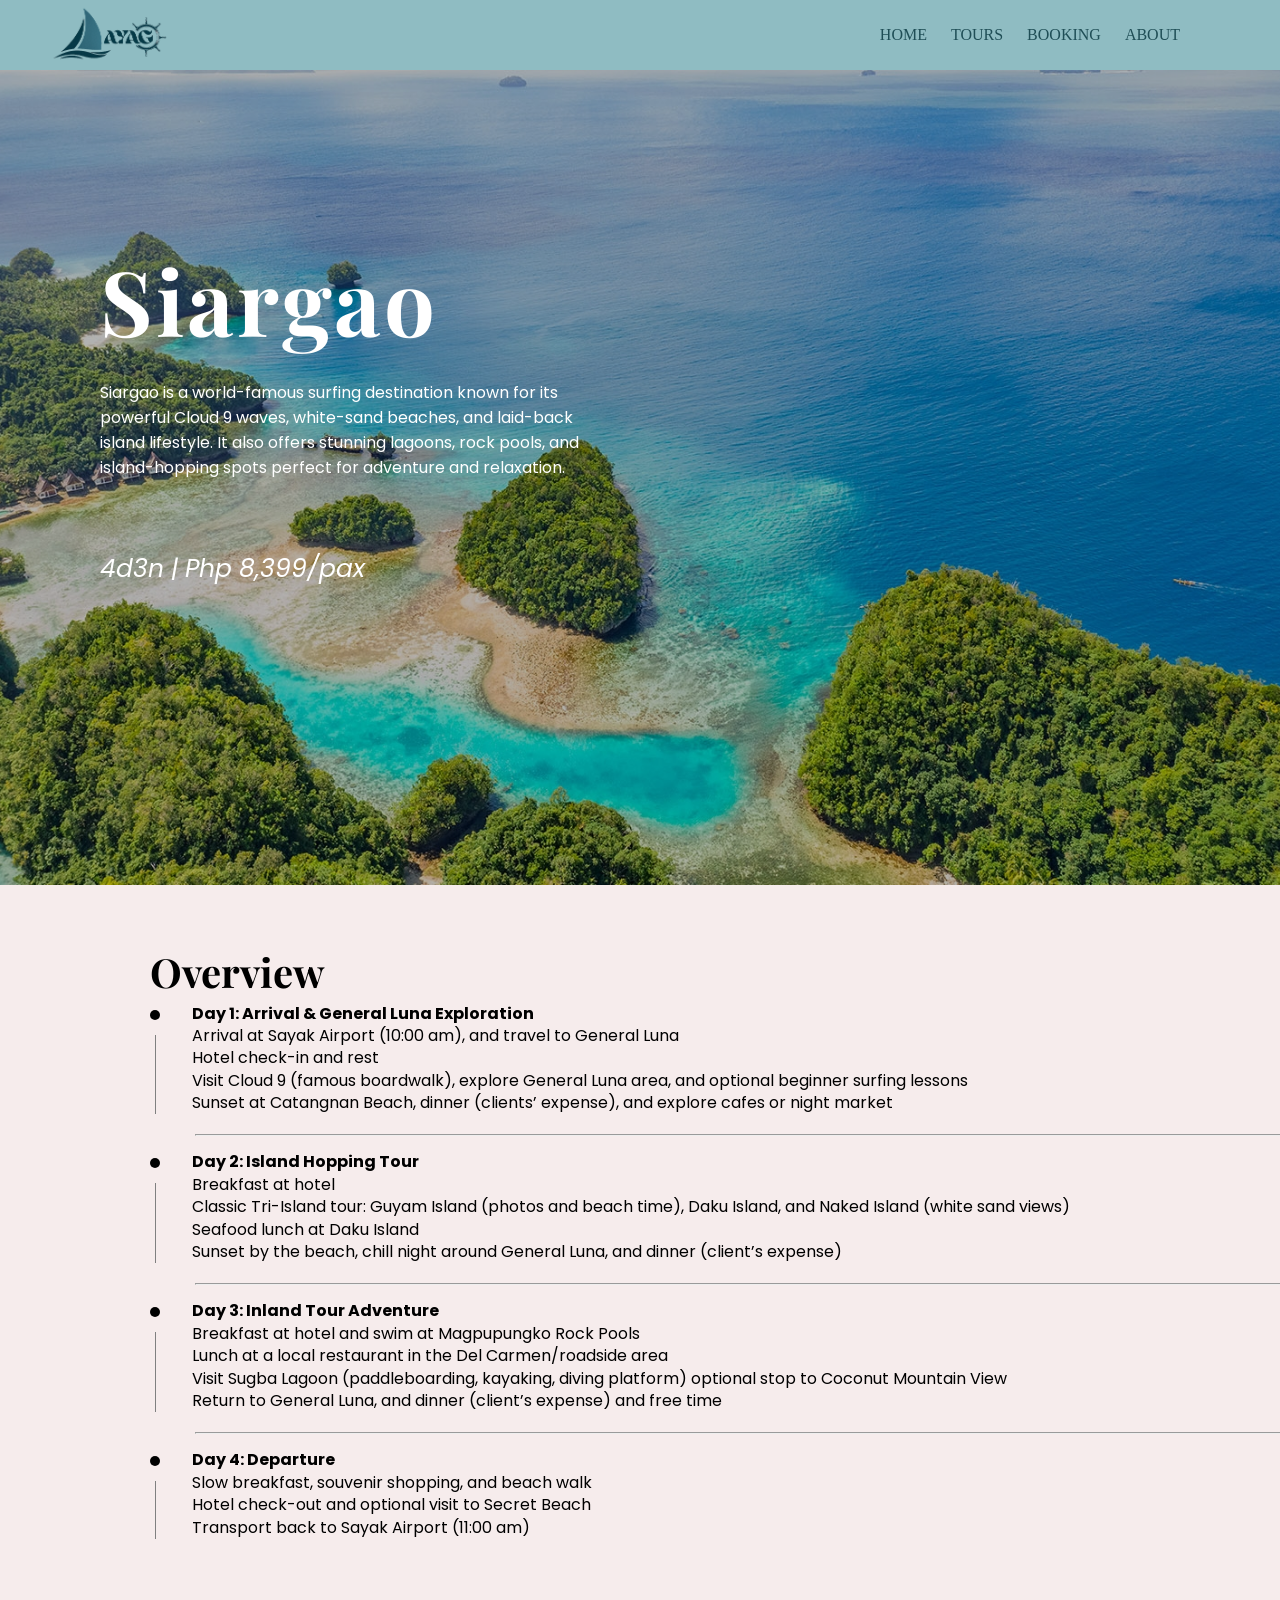
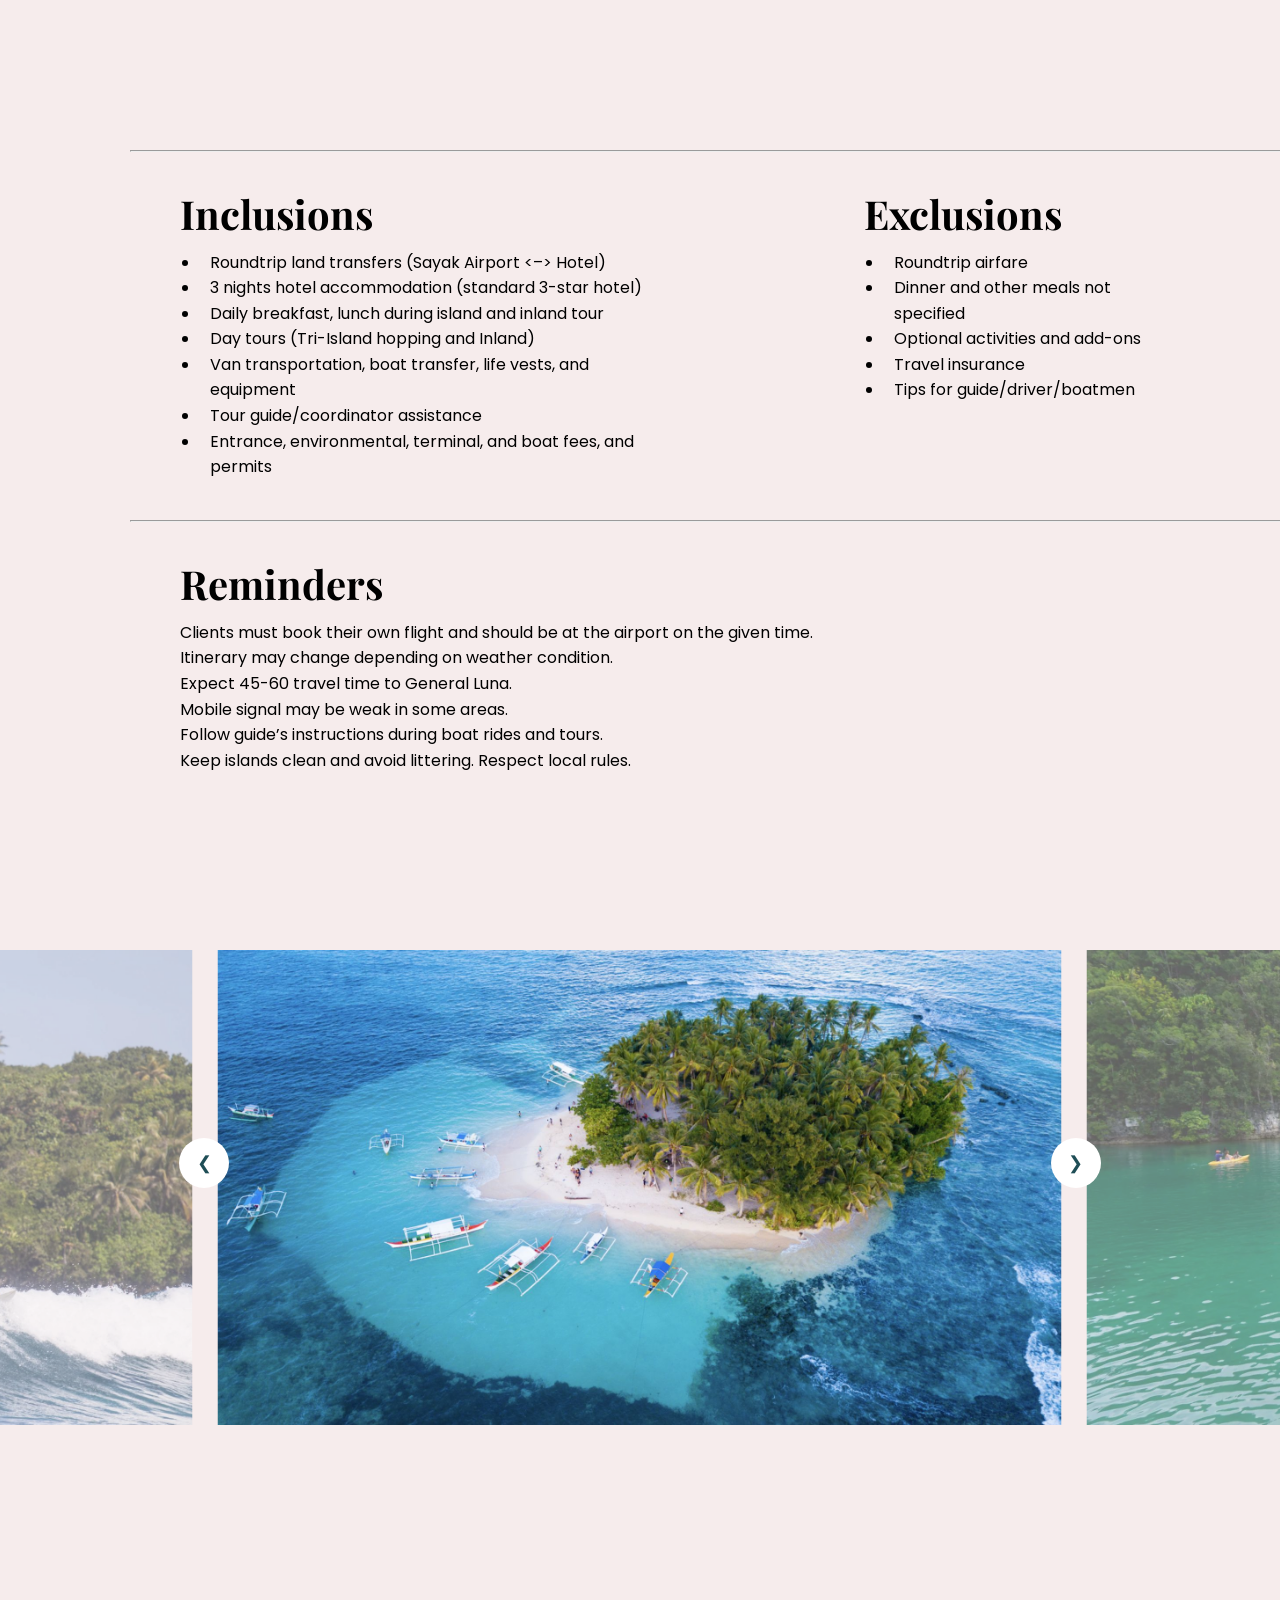
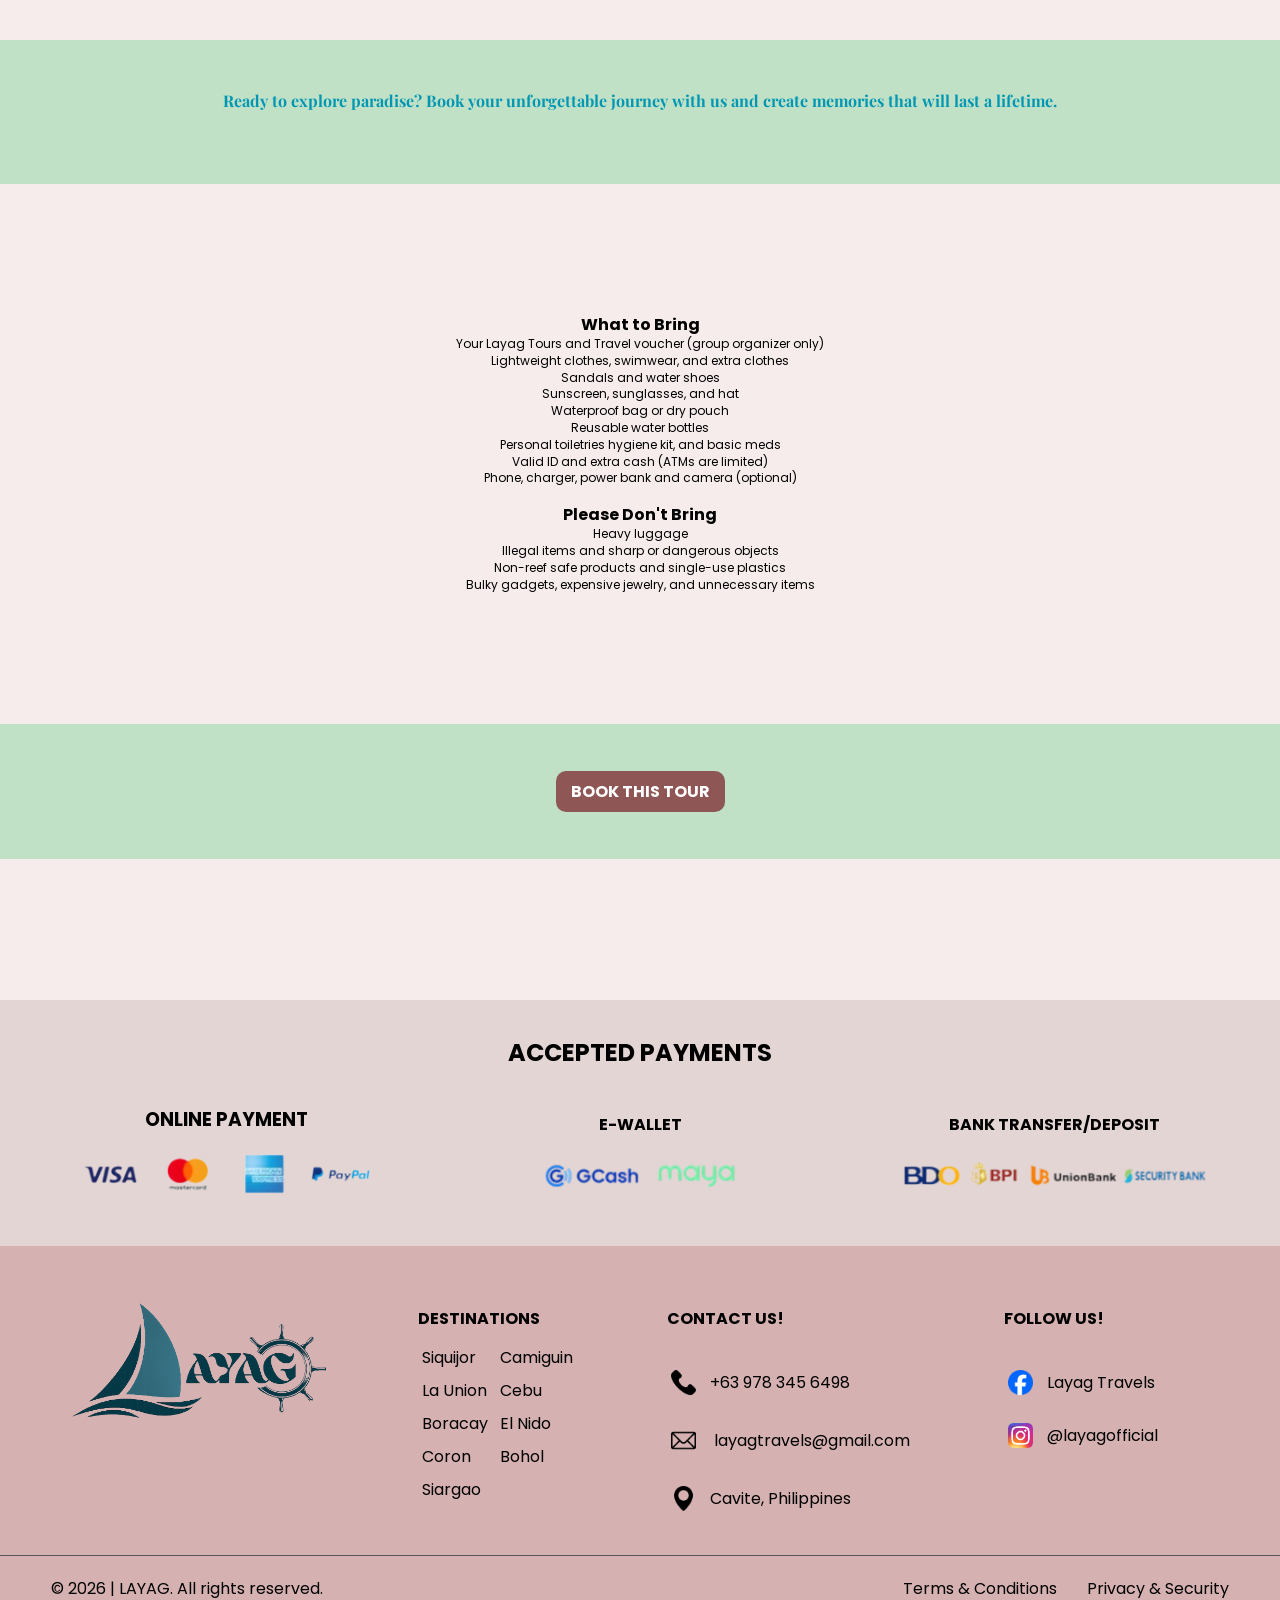
<file: siargao.html>
<!DOCTYPE html>
<html>
    <head>
        <title>Siargao - Layag Travels</title>
        <link href="https://fonts.googleapis.com/css2?family=Playfair+Display:wght@400;500&family=Poppins:wght@300;400&display=swap" rel="stylesheet">
        <link rel="stylesheet" href="tour.css">
        <link rel="stylesheet" href="footer.css">
    </head>
    <body>
        <nav>
            <div class="nav-container">
                <img src="images/logo.png" class="logo">
                <div class="nav-links">
                    <a href="index.html" class="nav-link">HOME</a>
                    <a href="index.html#tours" class="nav-link">TOURS</a>
                    <a href="booking.html" class="nav-link">BOOKING</a>
                    <a href="about.html" class="nav-link">ABOUT</a>
                </div>
            </div>
        </nav>

        <section class="intro">
            <div class="intro-img">
                <img src="images/siargao/siargao1.jpg">
            </div>
            <div class="intro-text">
                <h1>Siargao</h1>
                <p>
                    Siargao is a world-famous surfing destination known for its powerful Cloud 9 waves, white-sand beaches, and laid-back island lifestyle. 
                    It also offers stunning lagoons, rock pools, and island-hopping spots perfect for adventure and relaxation.
                </p>
                <p id="price">4d3n | Php 8,399/pax</p>
            </div>
        </section>

        <section class="overview">
            <h2>Overview</h2>
                <div class="day1">
                    <div class="timeline">
                        <div class="dot"></div>
                        <div class="line"></div>
                    </div>
                        <p><b>Day 1: Arrival & General Luna Exploration</b>
                        <br>
                        Arrival at Sayak Airport (10:00 am), and travel to General Luna
                        <br>
                        Hotel check-in and rest
                        <br>
                        Visit Cloud 9 (famous boardwalk), explore General Luna area, and optional beginner surfing lessons
                        <br>
                        Sunset at Catangnan Beach, dinner (clients’ expense), and explore cafes or night market
                        </p>
                </div>
                <hr>
                <div class="day2">
                    <div class="timeline">
                        <div class="dot"></div>
                        <div class="line"></div>
                    </div>   
                        <p><b>Day 2: Island Hopping Tour</b>
                        <br>
                        Breakfast at hotel
                        <br>
                        Classic Tri-Island tour: Guyam Island (photos and beach time), Daku Island, and Naked Island (white sand views)
                        <br>
                        Seafood lunch at Daku Island 
                        <br>
                        Sunset by the beach, chill night around General Luna, and dinner (client’s expense)
                        </p>   
                </div>
                <hr>
                <div class="day3">
                    <div class="timeline">
                        <div class="dot"></div>
                        <div class="line"></div>
                    </div>   
                        <p><b>Day 3: Inland Tour Adventure</b>
                        <br>
                        Breakfast at hotel and swim at Magpupungko Rock Pools
                        <br>
                        Lunch at a local restaurant in the Del Carmen/roadside area 
                        <br>
                        Visit Sugba Lagoon (paddleboarding, kayaking, diving platform) optional stop to Coconut Mountain View
                        <br>
                        Return to General Luna, and dinner (client’s expense) and free time
                        </p>   
                </div>
                <hr>
                <div class="day4">
                    <div class="timeline">
                        <div class="dot"></div>
                        <div class="line"></div>
                    </div>
                        <p><b>Day 4: Departure</b>
                        <br>
                        Slow breakfast, souvenir shopping, and beach walk
                        <br>
                        Hotel check-out and optional visit to Secret Beach
                        <br>
                        Transport back to Sayak Airport (11:00 am)
                        </p> 
                </div>
        </section>

        <section class="other-details">
            <hr>
            <div class="inclu-exclu">
                <div>
                    <h2>Inclusions</h2>
                    <ul>
                        <li>Roundtrip land transfers (Sayak Airport <–> Hotel)</li>
                        <li>3 nights hotel accommodation (standard 3-star hotel)</li>
                        <li>Daily breakfast, lunch during island and inland tour </li>
                        <li>Day tours (Tri-Island hopping and Inland)</li>
                        <li>Van transportation, boat transfer, life vests, and equipment</li>
                        <li>Tour guide/coordinator assistance</li>
                        <li>Entrance, environmental, terminal, and boat fees, and permits</li>
                    </ul>
                </div>
                <div>
                    <h2>Exclusions</h2>
                    <ul>
                        <li>Roundtrip airfare</li>
                        <li>Dinner and other meals not specified</li>
                        <li>Optional activities and add-ons</li>
                        <li>Travel insurance</li>
                        <li>Tips for guide/driver/boatmen</li>
                    </ul>
                </div>
            </div>
            <hr>
            <div class="reminders">
                <h2>Reminders</h2>
                <ul>
                    <li>Clients must book their own flight and should be at the airport on the given time.</li>
                    <li>Itinerary may change depending on weather condition.</li>
                    <li>Expect 45-60 travel time to General Luna.</li>
                    <li>Mobile signal may be weak in some areas.</li>
                    <li>Follow guide’s instructions during boat rides and tours.</li>
                    <li>Keep islands clean and avoid littering. Respect local rules.</li>
                </ul>
            </div>
        </section>

        <section id="travel-showcase" class="photo-carousel">
            <div class="carousel">
      
                <button class="arrow-left" id="prevBtn">&#10094;</button>
                <button class="arrow-right" id="nextBtn">&#10095;</button>
            
                <div class="gallery-strip" id="galleryStrip">
          
                    <div class="gallery-panel">
                        <img src="images/siargao/26.jpg" alt="Mt. Tapyas Viewpoint">
                    </div>

                    <div class="gallery-panel">
                        <img src="images/siargao/28.jpg" alt="Mt. Tapyas Viewpoint">
                    </div>

                    <div class="gallery-panel">
                        <img src="images/siargao/27.jpg" alt="Kayangan Lake">
                    </div>

                    <div class="gallery-panel">
                        <img src="images/siargao/29.jpg" alt="Twin Lagoon">
                    </div>

                    <div class="gallery-panel">
                        <img src="images/siargao/30.jpg" alt="Mt. Tapyas Viewpoint">
                    </div>
          
                </div>
            </div>
        </section>

        <section class="last-part">
            <div class="text">
                <p>Ready to explore paradise? Book your unforgettable journey with us and create memories that will last a lifetime.</p>
            </div>
            <div class="whats-donts">
                <h4>What to Bring</h4>
                <ul>
                    <li>Your Layag Tours and Travel voucher (group organizer only)</li>
                    <li>Lightweight clothes, swimwear, and extra clothes</li>
                    <li>Sandals and water shoes</li>
                    <li>Sunscreen, sunglasses, and hat</li> 
                    <li>Waterproof bag or dry pouch</li>
                    <li>Reusable water bottles</li>
                    <li>Personal toiletries hygiene kit, and basic meds</li>
                    <li>Valid ID and extra cash (ATMs are limited)</li>
                    <li>Phone, charger, power bank and camera (optional)</li>
                </ul>
                <br>
                <h4>Please Don't Bring</h4>
                <ul>
                    <li>Heavy luggage</li>
                    <li>Illegal items and sharp or dangerous objects</li>
                    <li>Non-reef safe products and single-use plastics</li>
                    <li>Bulky gadgets, expensive jewelry, and unnecessary items</li>
                </ul>
                
            </div>
            <div class="book-btn">
                <a href="booking.html">
                    <button>BOOK THIS TOUR</button>
                </a>
            </div>
        </section>

        <footer class="footer">
            <div class="space"></div>
            <div class="payment-section">
                <h2><b>ACCEPTED PAYMENTS</b></h2>
            </div>
            <div class="payment">
                <h3>ONLINE PAYMENT</h3>
                <img class="online" src="images/online.png">
            </div>
            <div class="payment">
                <h4>E-WALLET</h4>
                <img class="ewallet" src="images/e-wallet.png">
            </div>
            <div class="payment">
                <h4>BANK TRANSFER/DEPOSIT</h4>
                <img class="bank" src="images/bank.png">
            </div>
            <section class="foot">
                <div class="footer2">
                    <img class="logo" src="images/logoforfoot.png">
                </div>
                <div class="desti">
                    <h4>DESTINATIONS</h4>
                        <ul>
                            <li><a href="siquijor.html">Siquijor</a></li>
                            <li><a href="launion.html">La Union</a></li>
                            <li><a href="boracay.html">Boracay</a></li>
                            <li><a href="coron.html">Coron</a></li>
                            <li><a href="siargao.html">Siargao</a></li>
                        </ul>
                        <ul>
                            <li><a href="camiguin.html">Camiguin</a></li>
                            <li><a href="cebu.html">Cebu</a></li>
                            <li><a href="elnido.html">El Nido</a></li>
                            <li><a href="bohol.html">Bohol</a></li>
                            <li>&nbsp;&nbsp;&nbsp;&nbsp;&nbsp;</li>
                        </ul>
                </div>
                <div class="contact">
                    <h4>CONTACT US!</h4>
                    <br>
                    <div class="phone">
                        <img src="images/phone-call.png">
                        <p>&nbsp;+63 978 345 6498</p>
                    </div>
                    <br>
                    <div class="mail">
                        <img src="images/mail.png">
                        <p>&nbsp; layagtravels@gmail.com</p>
                    </div>
                    <br>
                    <div class="location">
                        <img src="images/location-pin.png">
                        <p>&nbsp;Cavite, Philippines</p>
                    </div>
                </div>
                <div class="sc">
                    <h4>FOLLOW US!</h4>
                    <BR>
                    <div class="fb">
                        <a href="https://www.facebook.com/exdsgail"><img src="images/fb.png">
                        <p>&nbsp;Layag Travels</p></a>
                    </div>
                    <div class="insta">
                        <a href="https://www.instagram.com/exdsgail/"><img src="images/insta.png">
                        <p>&nbsp;@layagofficial</p></a>
                    </div>
                </div>
                <br>
            </section>
                <div class="footik">
                    <p>© 2026 | LAYAG. All rights reserved.</p>
                    <div class="bottom-links">
                        <p><a href="https://encrypted-tbn0.gstatic.com/images?q=tbn:ANd9GcQwx3mPbohdJVombp_hlBTocyoPofy8HjpCFA&s">Terms & Conditions</a></p>
                        <p><a href="https://encrypted-tbn0.gstatic.com/images?q=tbn:ANd9GcQwx3mPbohdJVombp_hlBTocyoPofy8HjpCFA&s">Privacy & Security</a></p>
                    </div>
                </div>
        </footer>

        <script src="script.js"></script>
    </body>
</html>
</file>
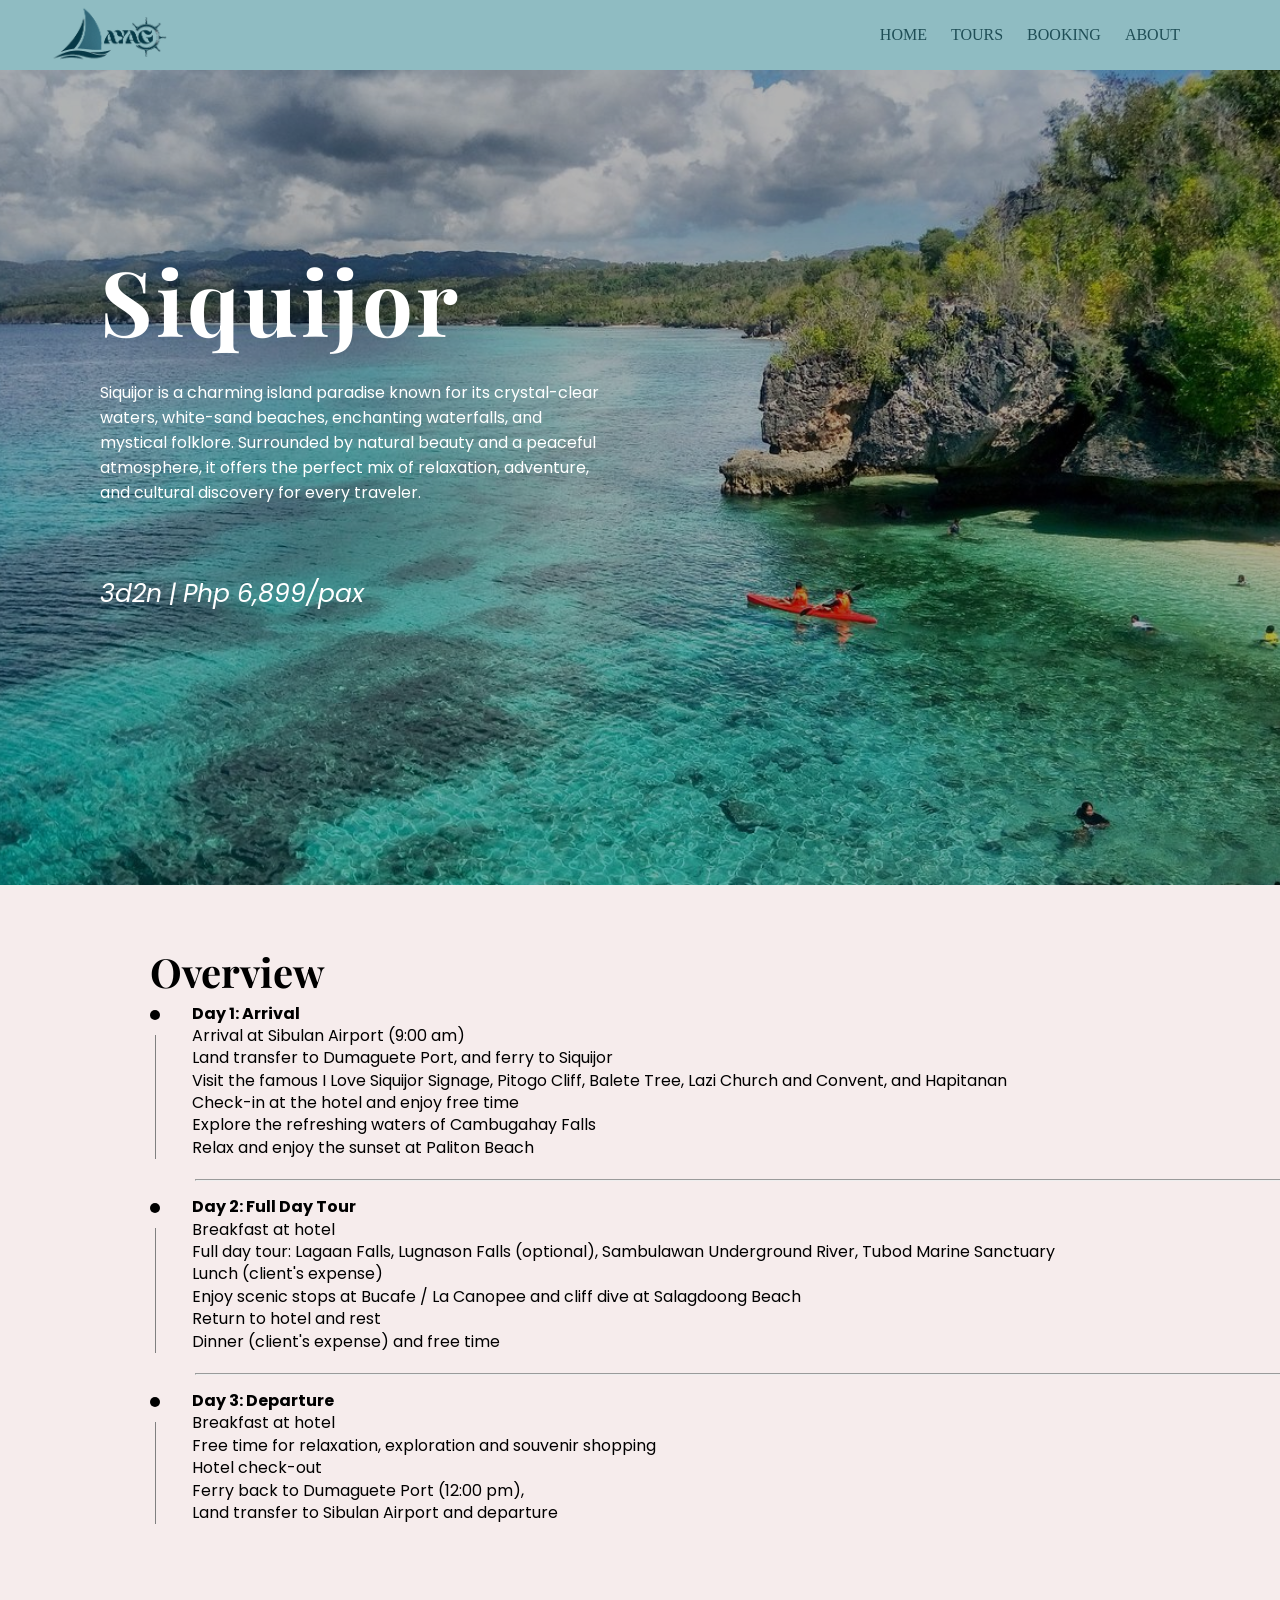
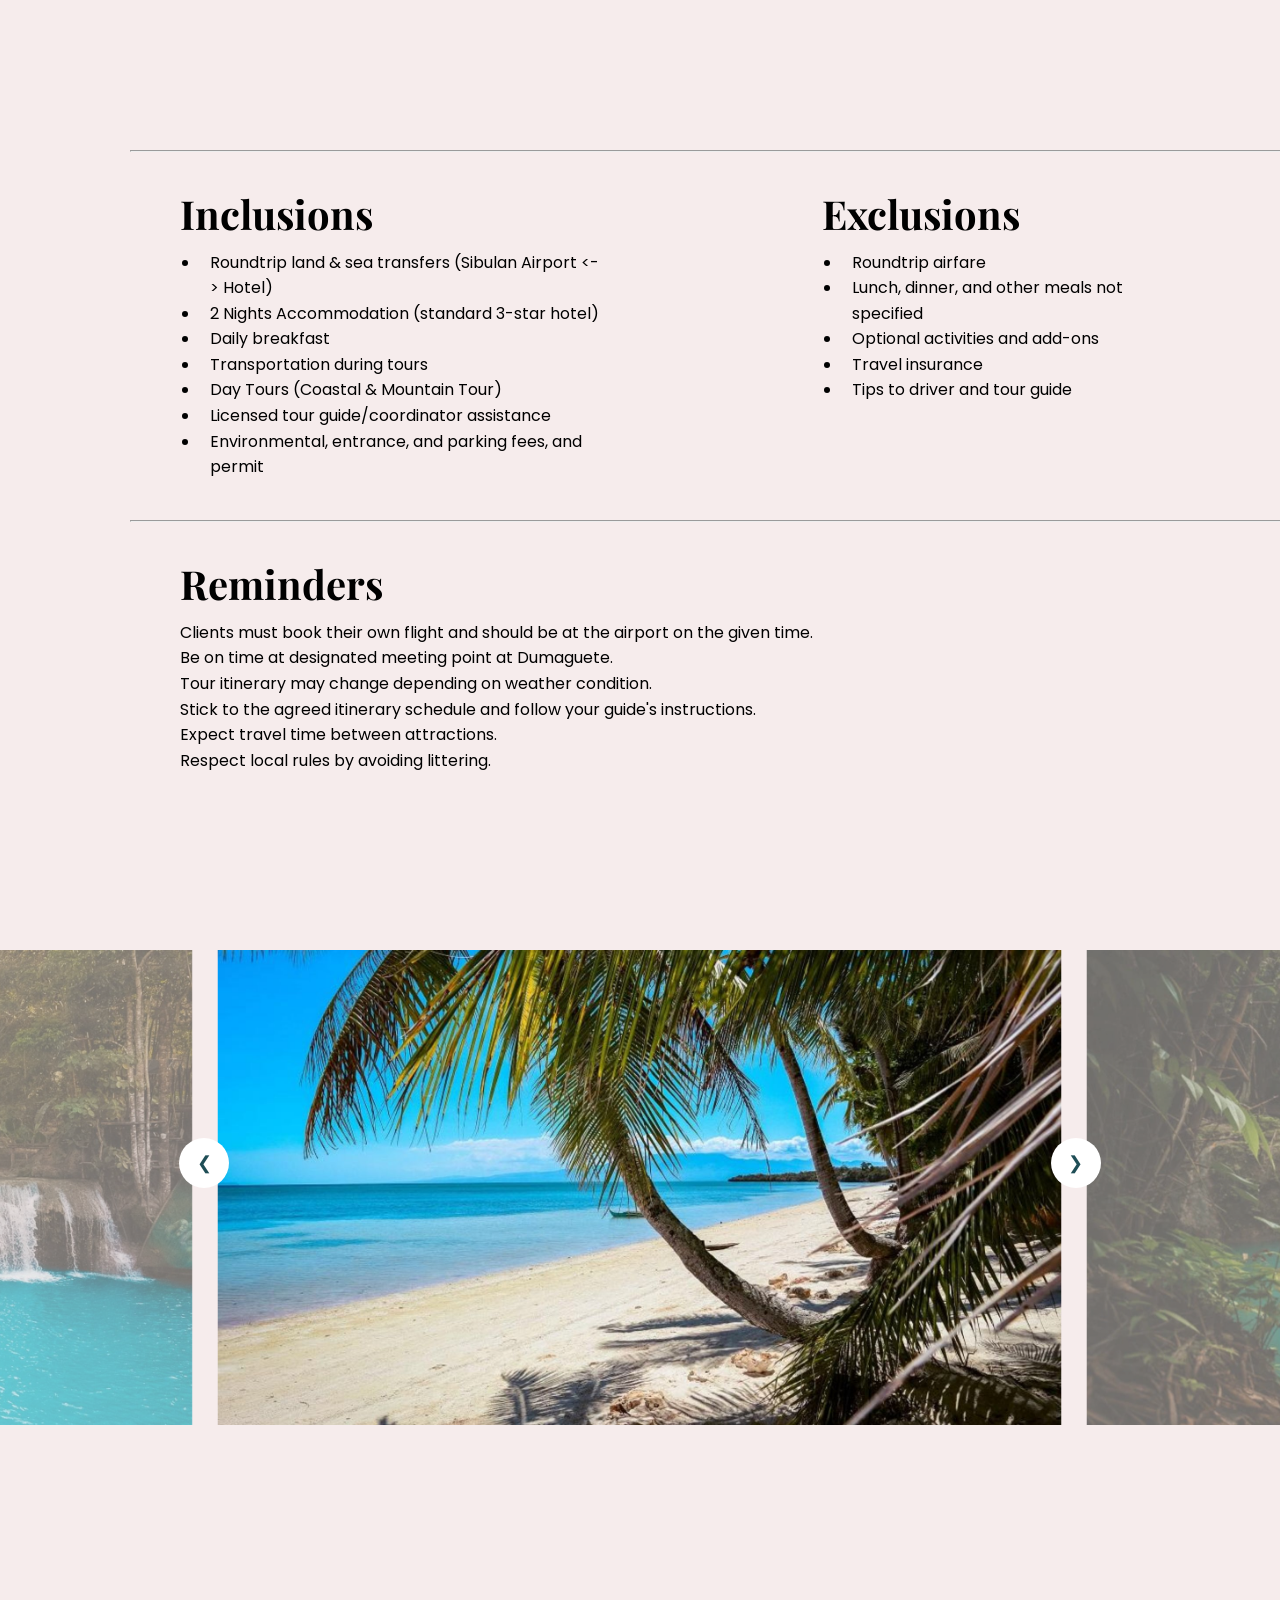
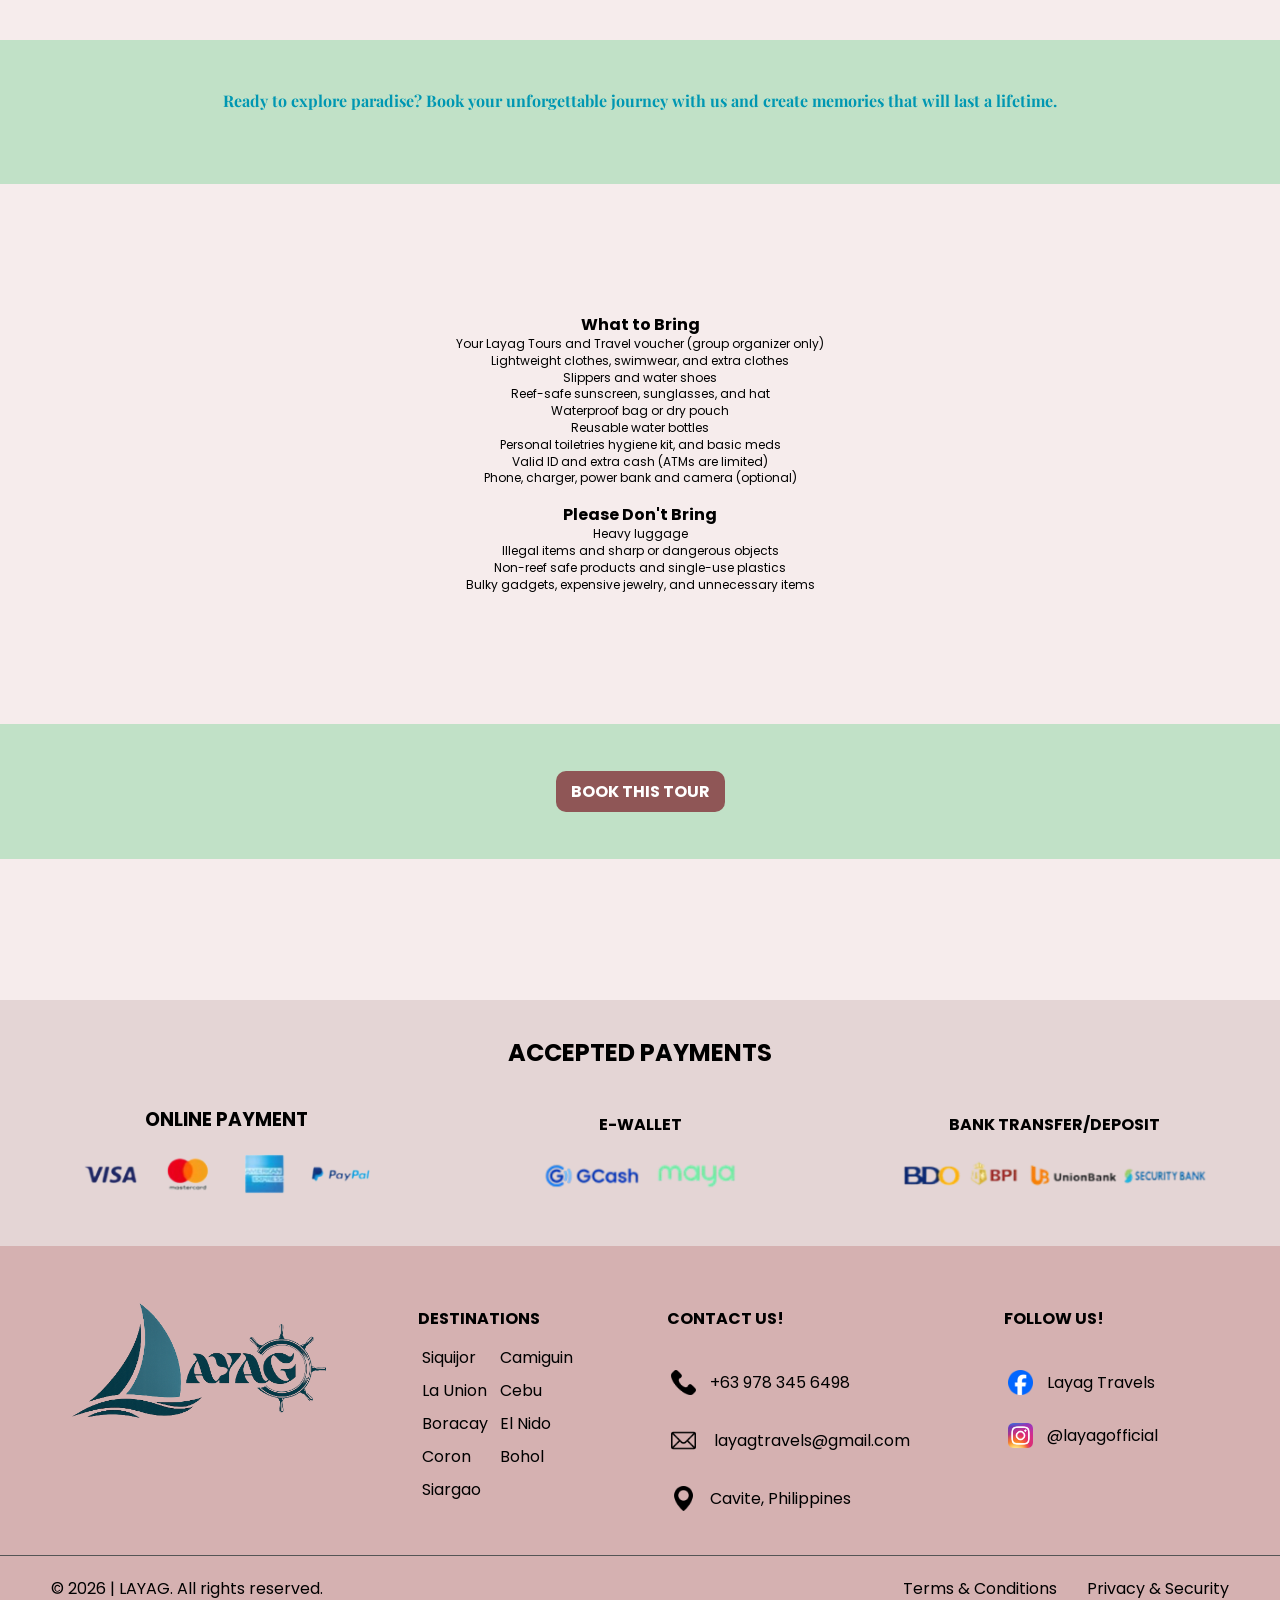
<file: siquijor.html>
<!DOCTYPE html>
<html>
    <head>
        <title>Siquijor - Layag Travels</title>
        <link href="https://fonts.googleapis.com/css2?family=Playfair+Display:wght@400;500&family=Poppins:wght@300;400&display=swap" rel="stylesheet">
        <link rel="stylesheet" href="tour.css">
        <link rel="stylesheet" href="footer.css">
    </head>
    <body>
        <nav>
            <div class="nav-container">
                <img src="images/logo.png" class="logo">
                <div class="nav-links">
                    <a href="index.html" class="nav-link">HOME</a>
                    <a href="index.html#tours" class="nav-link">TOURS</a>
                    <a href="booking.html" class="nav-link">BOOKING</a>
                    <a href="about.html" class="nav-link">ABOUT</a>
                </div>
            </div>
        </nav>

        <section class="intro">
            <div class="intro-img">
                <img src="images/siquijor/siquijor1.jpg">
            </div>
            <div class="intro-text">
                <h1>Siquijor</h1>
                <p>
                    Siquijor is a charming island paradise known for its crystal-clear waters, white-sand beaches, enchanting waterfalls, and mystical folklore. 
                    Surrounded by natural beauty and a peaceful atmosphere, it offers the perfect mix of relaxation, adventure, and cultural discovery for every traveler.
                </p>
                <p id="price"><i>3d2n | Php 6,899/pax</i></p>
            </div>
        </section>

        <section class="overview">
            <h2>Overview</h2>
                <div class="day1">
                    <div class="timeline">
                        <div class="dot"></div>
                        <div class="line"></div>
                    </div>
                        <p><b>Day 1: Arrival</b>
                        <br>
                        Arrival at Sibulan Airport (9:00 am)
                        <br>
                        Land transfer to Dumaguete Port, and ferry to Siquijor
                        <br>
                        Visit the famous I Love Siquijor Signage, Pitogo Cliff, Balete Tree, Lazi Church and Convent, and Hapitanan
                        <br>
                        Check-in at the hotel and enjoy free time
                        <br>
                        Explore the refreshing waters of Cambugahay Falls
                        <br>
                        Relax and enjoy the sunset at Paliton Beach
                        </p>
                </div>
                <hr>
                <div class="day2">
                    <div class="timeline">
                        <div class="dot"></div>
                        <div class="line"></div>
                    </div>   
                        <p><b>Day 2: Full Day Tour</b>
                        <br>
                        Breakfast at hotel
                        <br>
                        Full day tour: Lagaan Falls, Lugnason Falls (optional), Sambulawan Underground River, Tubod Marine Sanctuary
                        <br>
                        Lunch (client's expense)
                        <br>
                        Enjoy scenic stops at Bucafe / La Canopee and cliff dive at Salagdoong Beach
                        <br>
                        Return to hotel and rest
                        <br>
                        Dinner (client's expense) and free time
                        </p>   
                </div>
                <hr>
                <div class="day3">
                    <div class="timeline">
                        <div class="dot"></div>
                        <div class="line"></div>
                    </div>
                        <p><b>Day 3: Departure</b>
                        <br>
                        Breakfast at hotel
                        <br>
                        Free time for relaxation, exploration and souvenir shopping
                        <br>
                        Hotel check-out
                        <br>
                        Ferry back to Dumaguete Port (12:00 pm), 
                        <br>
                        Land transfer to Sibulan Airport and departure
                        </p> 
                </div>
        </section>

        <section class="other-details">
            <hr>
            <div class="inclu-exclu">
                <div>
                    <h2>Inclusions</h2>
                    <ul>
                        <li>Roundtrip land & sea transfers (Sibulan Airport <-> Hotel)</li>
                        <li>2 Nights Accommodation (standard 3-star hotel)</li>
                        <li>Daily breakfast</li>
                        <li>Transportation during tours</li>
                        <li>Day Tours (Coastal & Mountain Tour)</li>
                        <li>Licensed tour guide/coordinator assistance</li>
                        <li>Environmental, entrance, and parking fees, and permit</li>
                    </ul>
                </div>
                <div>
                    <h2>Exclusions</h2>
                    <ul>
                    <li>Roundtrip airfare</li>
                    <li>Lunch, dinner, and other meals not specified</li>
                    <li>Optional activities and add-ons</li>
                    <li>Travel insurance</li>
                    <li>Tips to driver and tour guide</li>
                    </ul>
                </div>
            </div>
            <hr>
            <div class="reminders">
                <h2>Reminders</h2>
                <ul>
                <li>Clients must book their own flight and should be at the airport on the given time.</li>
                <li>Be on time at designated meeting point at Dumaguete.</li>
                <li>Tour itinerary may change depending on weather condition.</li>
                <li>Stick to the agreed itinerary schedule and follow your guide's instructions.</li>
                <li>Expect travel time between attractions.</li>
                <li>Respect local rules by avoiding littering.</li>
                </ul>
            </div>
        </section>

        <section id="travel-showcase" class="photo-carousel">
            <div class="carousel">
      
                <button class="arrow-left" id="prevBtn">&#10094;</button>
                <button class="arrow-right" id="nextBtn">&#10095;</button>
            
                <div class="gallery-strip" id="galleryStrip">
          
                    <div class="gallery-panel">
                        <img src="images/siquijor/2.jpg" alt="Mt. Tapyas Viewpoint">
                    </div>

                    <div class="gallery-panel">
                        <img src="images/siquijor/5.jpg" alt="Mt. Tapyas Viewpoint">
                    </div>

                    <div class="gallery-panel">
                        <img src="images/siquijor/6.jpg" alt="Kayangan Lake">
                    </div>

                    <div class="gallery-panel">
                        <img src="images/siquijor/4.jpg" alt="Twin Lagoon">
                    </div>

                    <div class="gallery-panel">
                        <img src="images/siquijor/3.jpg" alt="Mt. Tapyas Viewpoint">
                    </div>
          
                </div>
            </div>
        </section>

        <section class="last-part">
            <div class="text">
                <p>Ready to explore paradise? Book your unforgettable journey with us and create memories that will last a lifetime.</p>
            </div>
            <div class="whats-donts">
                <h4>What to Bring</h4>
                <ul>
                    <li>Your Layag Tours and Travel voucher (group organizer only)</li>
                    <li>Lightweight clothes, swimwear, and extra clothes</li>
                    <li>Slippers and water shoes</li>
                    <li>Reef-safe sunscreen, sunglasses, and hat</li> 
                    <li>Waterproof bag or dry pouch</li>
                    <li>Reusable water bottles</li>
                    <li>Personal toiletries hygiene kit, and basic meds</li>
                    <li>Valid ID and extra cash (ATMs are limited)</li>
                    <li>Phone, charger, power bank and camera (optional)</li>
                </ul>
                <br>
                <h4>Please Don't Bring</h4>
                <ul>
                    <li>Heavy luggage</li>
                    <li>Illegal items and sharp or dangerous objects</li>
                    <li>Non-reef safe products and single-use plastics</li>
                    <li>Bulky gadgets, expensive jewelry, and unnecessary items</li>
                </ul>
                
            </div>
            <div class="book-btn">
                <a href="booking.html">
                    <button>BOOK THIS TOUR</button>
                </a>
            </div>
        </section>

        <footer class="footer">
            <div class="space"></div>
            <div class="payment-section">
                <h2><b>ACCEPTED PAYMENTS</b></h2>
            </div>
            <div class="payment">
                <h3>ONLINE PAYMENT</h3>
                <img class="online" src="images/online.png">
            </div>
            <div class="payment">
                <h4>E-WALLET</h4>
                <img class="ewallet" src="images/e-wallet.png">
            </div>
            <div class="payment">
                <h4>BANK TRANSFER/DEPOSIT</h4>
                <img class="bank" src="images/bank.png">
            </div>
            <section class="foot">
                <div class="footer2">
                    <img class="logo" src="images/logoforfoot.png">
                </div>
                <div class="desti">
                    <h4>DESTINATIONS</h4>
                        <ul>
                            <li><a href="siquijor.html">Siquijor</a></li>
                            <li><a href="launion.html">La Union</a></li>
                            <li><a href="boracay.html">Boracay</a></li>
                            <li><a href="coron.html">Coron</a></li>
                            <li><a href="siargao.html">Siargao</a></li>
                        </ul>
                        <ul>
                            <li><a href="camiguin.html">Camiguin</a></li>
                            <li><a href="cebu.html">Cebu</a></li>
                            <li><a href="elnido.html">El Nido</a></li>
                            <li><a href="bohol.html">Bohol</a></li>
                            <li>&nbsp;&nbsp;&nbsp;&nbsp;&nbsp;</li>
                        </ul>
                </div>
                <div class="contact">
                    <h4>CONTACT US!</h4>
                    <br>
                    <div class="phone">
                        <img src="images/phone-call.png">
                        <p>&nbsp;+63 978 345 6498</p>
                    </div>
                    <br>
                    <div class="mail">
                        <img src="images/mail.png">
                        <p>&nbsp; layagtravels@gmail.com</p>
                    </div>
                    <br>
                    <div class="location">
                        <img src="images/location-pin.png">
                        <p>&nbsp;Cavite, Philippines</p>
                    </div>
                </div>
                <div class="sc">
                    <h4>FOLLOW US!</h4>
                    <BR>
                    <div class="fb">
                        <a href="https://www.facebook.com/exdsgail"><img src="images/fb.png">
                        <p>&nbsp;Layag Travels</p></a>
                    </div>
                    <div class="insta">
                        <a href="https://www.instagram.com/exdsgail/"><img src="images/insta.png">
                        <p>&nbsp;@layagofficial</p></a>
                    </div>
                </div>
                <br>
            </section>
                <div class="footik">
                    <p>© 2026 | LAYAG. All rights reserved.</p>
                    <div class="bottom-links">
                        <p><a href="https://encrypted-tbn0.gstatic.com/images?q=tbn:ANd9GcQwx3mPbohdJVombp_hlBTocyoPofy8HjpCFA&s">Terms & Conditions</a></p>
                        <p><a href="https://encrypted-tbn0.gstatic.com/images?q=tbn:ANd9GcQwx3mPbohdJVombp_hlBTocyoPofy8HjpCFA&s">Privacy & Security</a></p>
                    </div>
                </div>
        </footer>

        <script src="script.js"></script>
    </body>
</html>
</file>
<file: tour.css>
* {
    margin: 0;
    padding: 0;
    box-sizing: border-box;
}

body {
    background: #f6ecec;
}

nav {
    position: fixed;
    top: 0;
    width: 100%;
    z-index: 1000;
    background: #8FBCC2;
}

.nav-container {
    display: flex;
    justify-content: space-between;
    align-items: center;
    height: 70px;
    margin-right: 90px;
}

.logo {
    height: 180px;
    margin-left: -40px;
}

.nav-link {
    margin-right: 100px;
    font-weight: 300;
    transition: 0.01s;
}

.nav-links a {
    text-decoration: none;
    color: #1f4e56;
    margin: 0 10px;
}

.nav-links a:hover {
    font-weight: bold;
}

.intro {
    margin-top: 70px;
    position: relative;
    height: 90.5vh;
    width: 100%;
}

.intro-img {
    position: absolute;
    height: 100%;
    width: 100%;
    top: 0;
    left: 0; 
}

.intro-img img {
    width: 100%;
    height: 100%;
    object-fit: cover;
}

.intro::before {
    content: "";
    position: absolute;
    width: 100%;
    height: 100%;
    background: rgba(0,0,0,0.3);
    z-index: 1;
}

.intro-text {
    padding: 170px 0 0 100px;
    position: relative;
    z-index: 2;
}

.intro-text h1 {
    font-family: 'Playfair Display', serif;
    font-size: 90px;
    color: white;
    letter-spacing: 3px;
}

.intro-text p {
    font-family: 'Poppins', sans-serif;
    font-size: 16px;
    color: white;
    width: 500px;
    margin-top: 20px;
}

#price {
    font-size: 25px;
    margin-top: 70px;
    font-style: italic;
}

.overview {
    height: 95vh;
    width: 90vw;
    padding: 60px 0 0 150px;
}

.overview h2, .other-details h2 {
    font-family: 'Playfair Display', serif;
    font-size: 40px;
}

.overview p {
    font-family: 'Poppins', sans-serif;
    font-size: 16px;
    padding-left: 17px;
    line-height: 1.4;
}

.day1 {
    margin: 5px 0 15px 0;
}

.day2, .day3, .day4 {
    margin: 15px 0;
}

.day1, .day2, .day3, .day4 {
    display: flex;
    gap: 15px;
    margin-bottom: 20px;
}

.timeline{
    display: flex;
    flex-direction: column;
    align-items: center;
}

.dot{
    width: 10px;
    height: 10px;
    background: black;
    border-radius: 50%;
    margin-top: 7px;
}

.line{
    width: 1px;
    height: 20px;
    background-color: grey;
    margin-top: 15px;
    flex-grow: 1;
}

.overview hr {
    margin-left: 45px;
    width: 1155px;
}

.other-details {
    height: 90vh;
    width: 90vw;
    padding: 10px 0 0 130px;
}

.other-details hr {
    width: 1250px;
}

.inclu-exclu {
    display: flex;
    gap: 220px;
    padding: 35px 0 40px 50px;
}

.inclu-exclu ul, .reminders ul {
    font-family: 'Poppins', sans-serif;
    font-size: 16px;
    line-height: 1.6;
}

.inclu-exclu ul {
    padding-left: 20px;
    margin-top: 10px;
}

.inclu-exclu li {
    padding-left: 10px;
}

.reminders {
    padding: 35px 0 0 50px;
}

.reminders ul {
    list-style-type: none;
    margin-top: 10px;
}

.photo-carousel {
   width: 100%;
   height: 70vh;
   margin-bottom: 60px;
   overflow: hidden;
}

.carousel {
   position: relative;
   width: 100%;
   height: auto;
}

.gallery-strip {
   display: flex;
   gap: 25px;
   width: max-content;
   transition: transform 0.5s;
}

.gallery-panel {
   width: 66vw;
   opacity: 0.6;
   aspect-ratio: 16 / 9;
   overflow: hidden;
   position: relative;
   transition: transform 0.5s ease, opacity 0.5s ease;  
}

.gallery-panel.active-slide {
   opacity: 1;
}

.gallery-panel img {
   width: 100%;
   height: 100%;
   object-fit: cover;
   display: block;
}

.arrow-left, .arrow-right{
   position: absolute;
   top: 45%;
   width: 50px;
   height: 50px;
   background-color: white;
   color: #1f4e56;
   border: none;
   border-radius: 50%;
   font-size: 18px;
   cursor: pointer;
   display: flex;
   justify-content: center;
   align-items: center;
   z-index: 10;
   transition: background-color 0.3s, transform 0.2s;
   transform: translateY(-50%);
}

.arrow-left {
   left: 14vw;
}

.arrow-right {
   right: 14vw;
}

.arrow-left:hover, .arrow-right:hover {
   background-color: #f5f5f5;
   transform: translateY(-50%);
}

.last-part {
    height: 90vh;
    width: 100%;
    margin-bottom: 150px;
}

.text {
    background-color: #c1e1c7;
    height: 16vh;
    width: 100%;
    display: flex;
    justify-content: center;
    padding-top: 50px;
}

.text p {
    font-family: 'Playfair Display', serif;
    font-size: 16px;
    font-weight: bold;
    color: #0097b2;
}

.whats-donts {
    height: 60vh;
    width: 100%;
    font-family: 'Poppins', sans-serif;
    font-size: 12px;
    line-height: 1.4;
    display: flex;
    flex-direction: column;
    text-align: center;
    justify-content: center;
}

.whats-donts h4 {
    font-size: 16px;
}

.whats-donts ul {
    list-style-type: none;
}

.book-btn {
    background-color: #c1e1c7;
    height: 15vh;
    width: 100%;
    display: flex;
    align-items: center;
    justify-content: center;
}

.book-btn button {
    background-color: #8f5656;
    color: white;
    font-family: 'Poppins', sans-serif;
    font-size: 16px;
    font-weight: bold;
    padding: 8px 15px;
    border-width: 0;
    border-radius: 10px;
}

.book-btn button:hover {
    cursor: pointer;
}
</file>
<file: footer.css>
*{
    margin: 0;
    padding: 0;
}

.space{
    background-color: #f6ecec;
}
footer{
    background-color: #e4d5d5;
    text-align: center;
    font-family:'Poppins', sans-serif;
}
.payment{
    display: inline-block;
    padding: 5px 50px 10px 50px;
    margin-top: 15px;
}
.online, .ewallet, .bank{
    padding-top: 20px;
    max-width: 310px;
    width: 100%;
    height: auto;
    padding-bottom: 35px;
}
.payment-section{
    padding-top: 35px;
}
.payment-section h2{
    padding-bottom: 15px;
}
.foot{
    background-color: #d5b1b1;
    display: flex;
    justify-content: center;
    align-items: flex-start;
    gap: 50px;
    flex-wrap: wrap;
    padding: 20px;
}
.footer2 img{
    width: 300px;
    max-width: 100%;
    height: auto;
    margin: 0;
    padding: 15px;
}
.desti,
.contact,
.sc{
    margin: 20px;
}
.desti h4,
.contact h4,
.sc h4{
    padding: 20px 0 10px;
    text-align: left;
}
.desti ul {
    list-style-type: none;
    display: inline-block;
    text-align: left;
    padding-left: 0;
    margin-left: 0;
}
.desti ul li{
    padding: 4px;
}
.desti ul li a{
    text-decoration: none;
    color: black;
}
.desti ul li a:hover, .fb a:hover, .insta a:hover{
    text-decoration: none;
    color: black;
    font-weight: bold;
}
.contact img{
    width: 25px;
    height: 25px;
}
.contact img, .contact p{
    display: inline-block;
    margin: 0;
}
.phone, .mail, .location{
    display: flex;
    align-items: center;
    flex-direction: row;
    padding: 4px;
}
.sc img{
    width: 25px;
    height: 25px;
}
.sc img, .sc p{
    display: inline-block;
    margin: 0;
}
.fb a, .insta a{
    text-decoration: none;
    color: black;
    display: flex;
    align-items: center;
    flex-direction: row;
    white-space: nowrap;
    padding: 4px;
}
.fb p, .insta p,.location p, .mail p, .phone p{
    padding-left: 10px;
}
.insta{
    padding-top: 20px;
}
.footik{
    background-color: #d5b1b1;
    border-top: 1px solid #555;
    padding: 20px 4%;
    display: flex;
    justify-content: space-between;
    align-items: center;
    flex-wrap: wrap;
}
.footik p {
    font-size: 16px;
}
.bottom-links {
    display: flex;
    gap: 30px;
}
.bottom-links p {
    font-size: 16px;
}
.bottom-links a{
    text-decoration: none;
    color: black;
}
.bottom-links p:hover {
    font-weight: bold;
    cursor: pointer;
}
</file>
